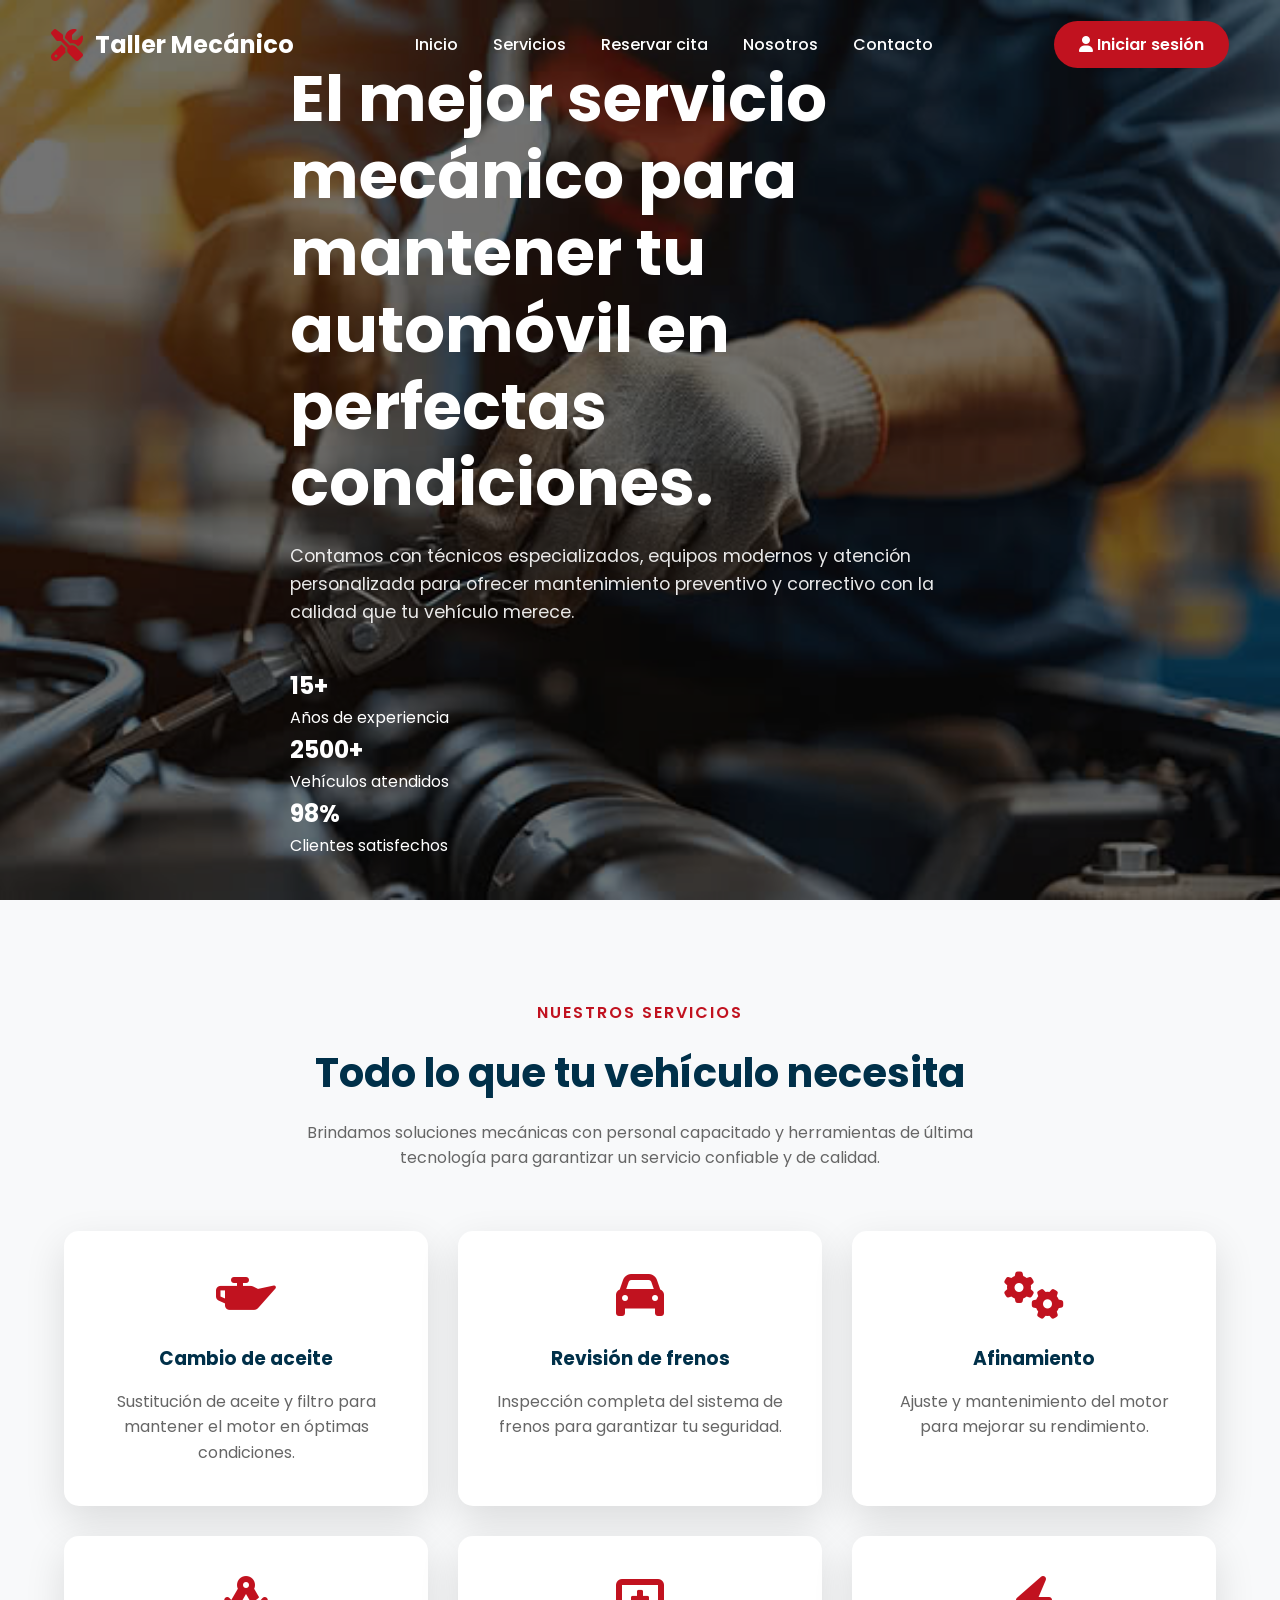
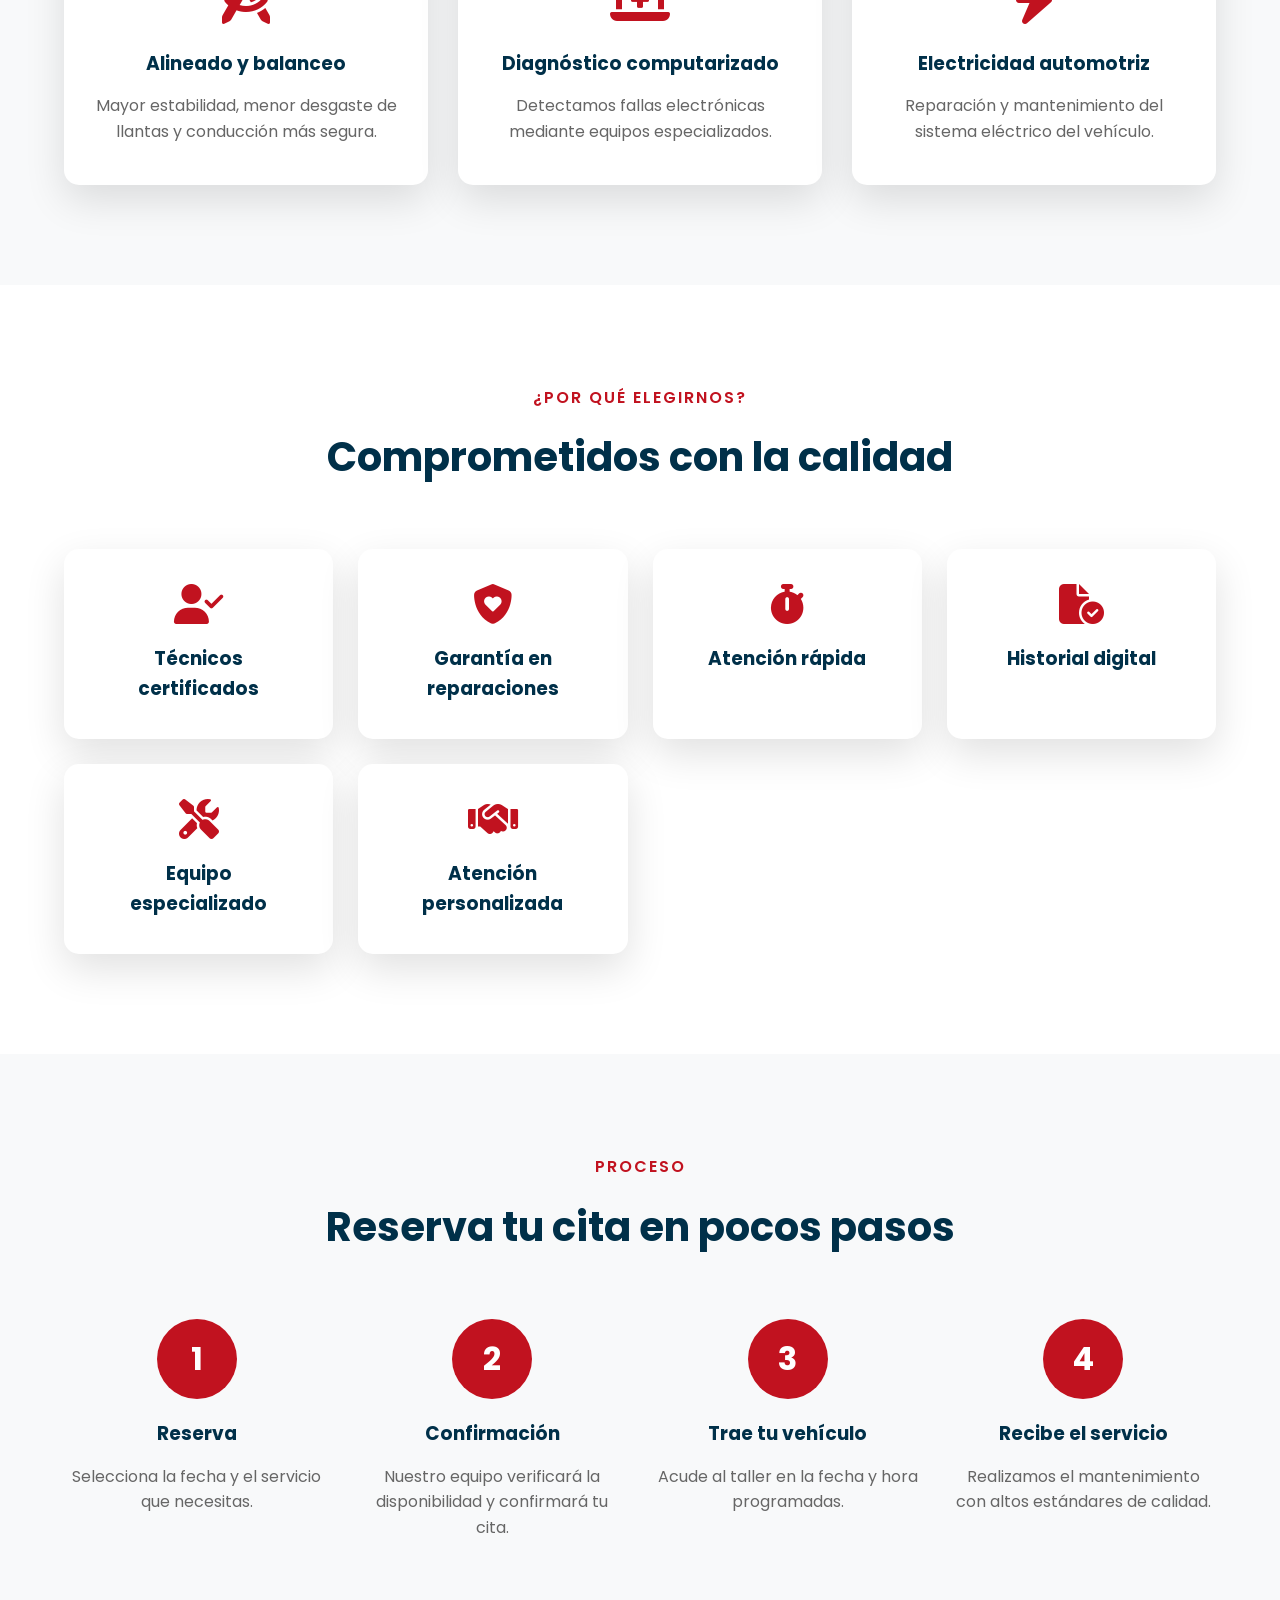
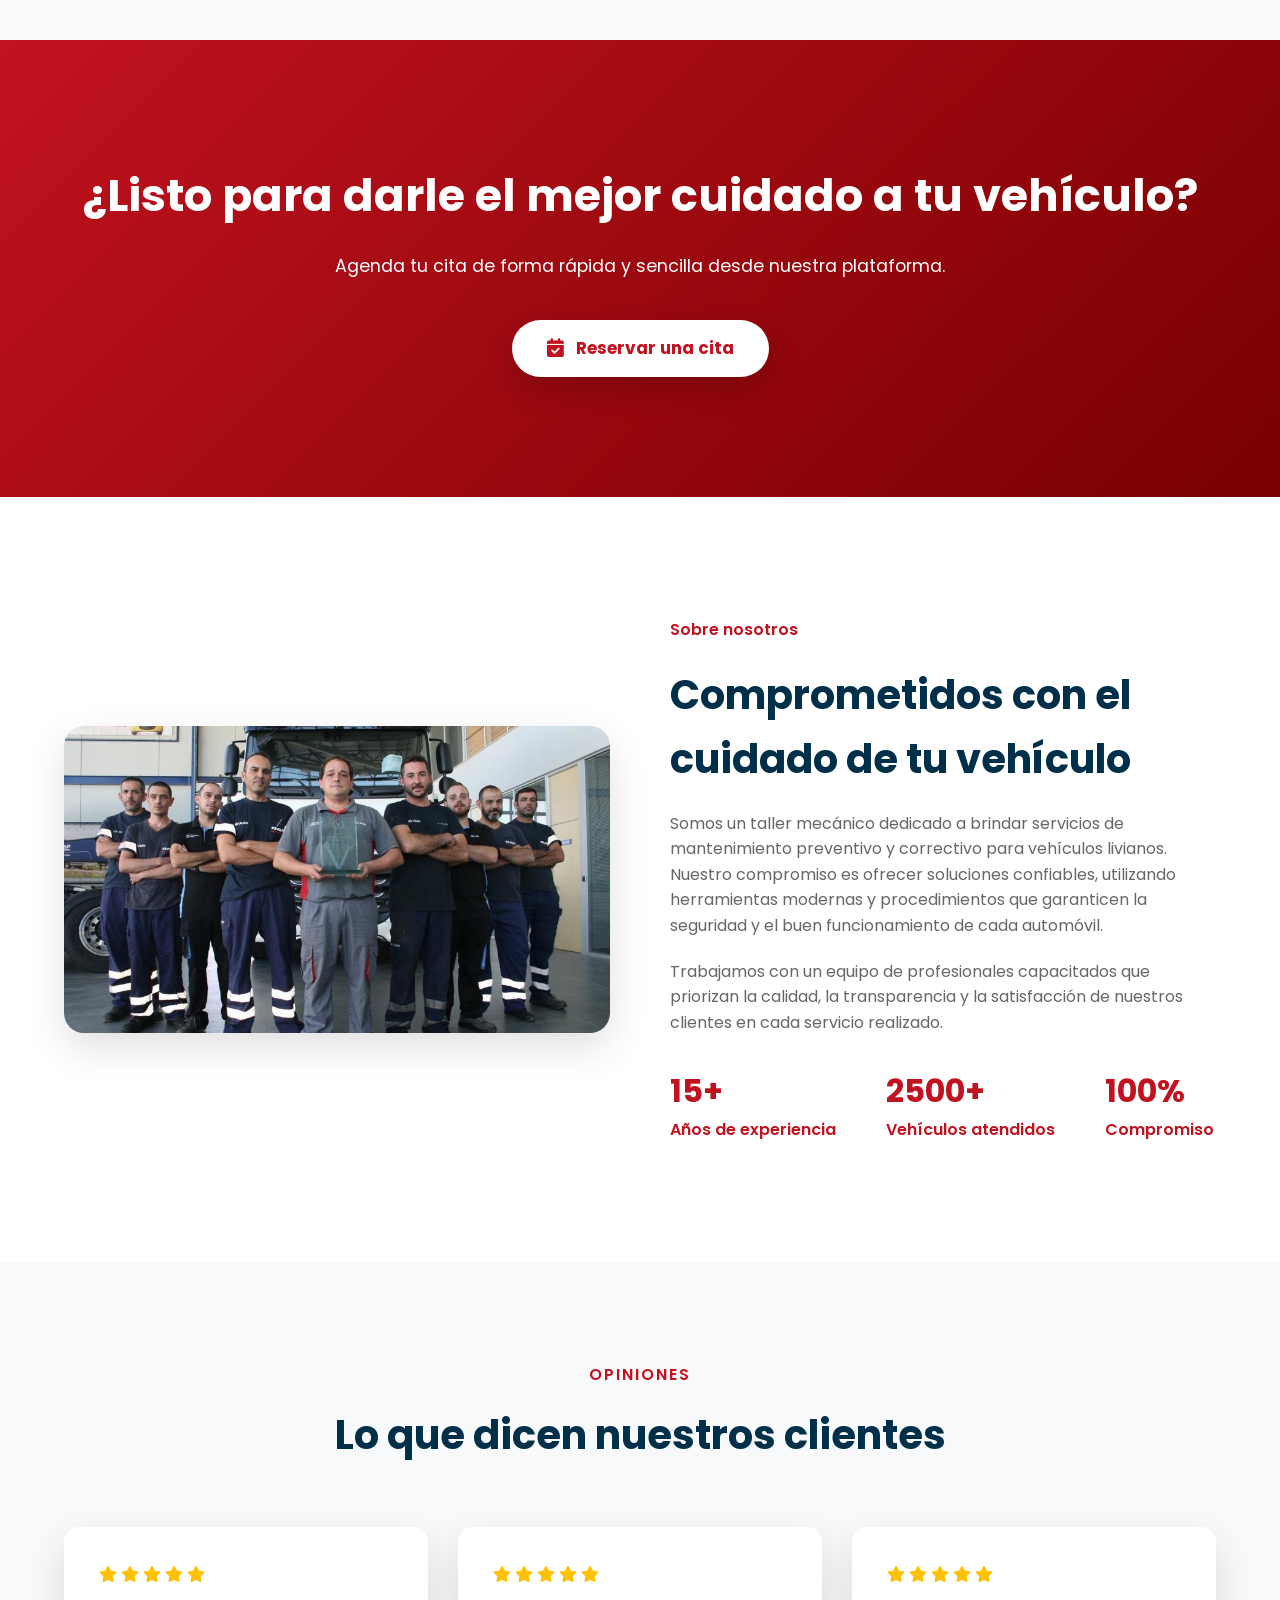
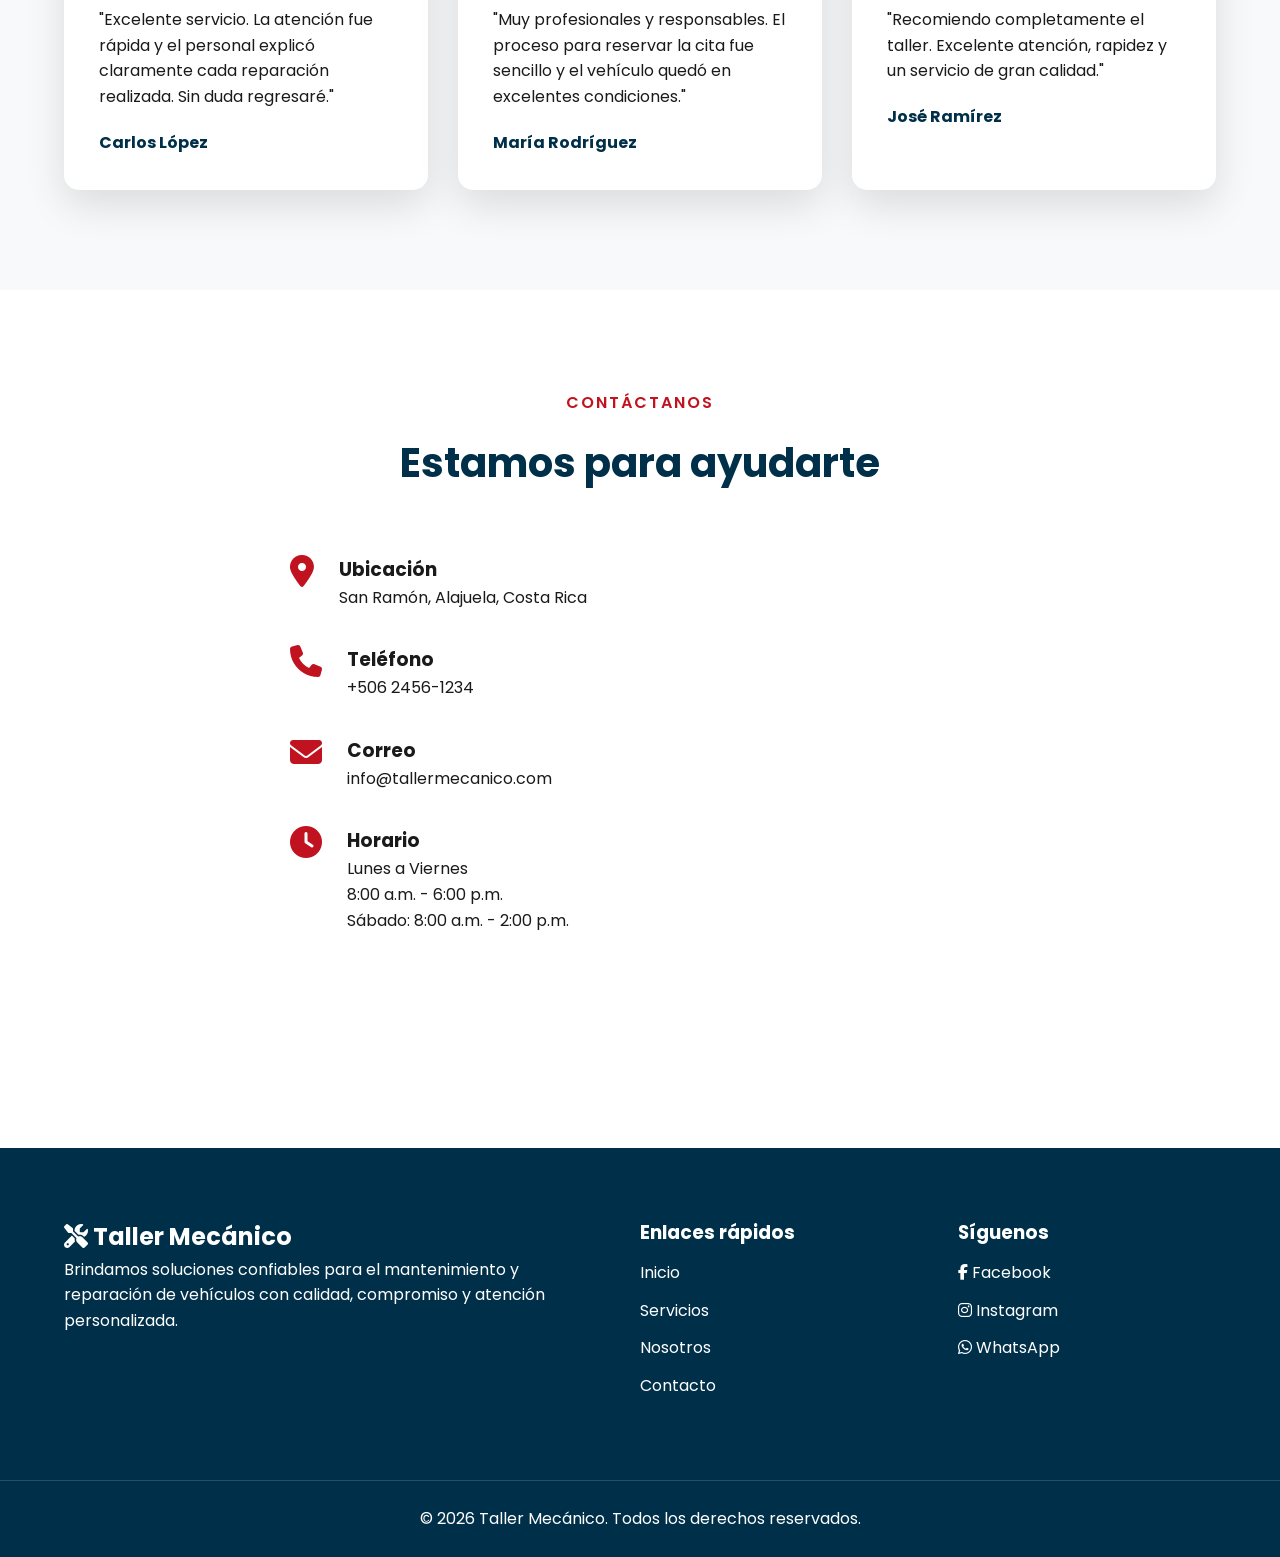
<file: index.html>
<!DOCTYPE html>
<html lang="es">

<head>
    <meta charset="UTF-8">
    <meta name="viewport" content="width=device-width, initial-scale=1.0">

    <title>Taller Mecánico | Inicio</title>

    <!-- CSS -->
    <link rel="stylesheet" href="CSS/index.css">

    <!-- Font Awesome -->
    <link rel="stylesheet"
        href="https://cdnjs.cloudflare.com/ajax/libs/font-awesome/6.7.2/css/all.min.css">

    <!-- Google Fonts -->
    <link rel="preconnect" href="https://fonts.googleapis.com">
    <link rel="preconnect" href="https://fonts.gstatic.com" crossorigin>

    <link href="https://fonts.googleapis.com/css2?family=Poppins:wght@300;400;500;600;700;800&display=swap"
        rel="stylesheet">
</head>

<body>

    <!-- ========================= -->
    <!-- HEADER -->
    <!-- ========================= -->

    <header class="header">

        <nav class="navbar">

            <a href="index.html" class="logo">

                <i class="fa-solid fa-screwdriver-wrench"></i>

                <span>Taller Mecánico</span>

            </a>

            <ul class="nav-links">

                <li><a href="#inicio">Inicio</a></li>

                <li><a href="#servicios">Servicios</a></li>

                <li><a href="#reservar">Reservar cita</a></li>

                <li><a href="#nosotros">Nosotros</a></li>

                <li><a href="#contacto">Contacto</a></li>

            </ul>

            <!-- Usuario NO autenticado -->

            <div class="login-container">

                <a href="login.html" class="btn-login">

                    <i class="fa-solid fa-user"></i>

                    Iniciar sesión

                </a>

            </div>

            <!-- Usuario autenticado (oculto por JS) -->

            <div class="perfil-container oculto">

                <button class="perfil-btn">

                    <i class="fa-solid fa-circle-user"></i>

                    <span id="nombre-usuario">Usuario</span>

                    <i class="fa-solid fa-chevron-down"></i>

                </button>

                <div class="dropdown">
                    <a href="perfil.html">
                        <i class="fa-solid fa-user"></i>
                        Mi perfil
                    </a>

                    <a href="mis-vehiculos.html">
                        <i class="fa-solid fa-car"></i>
                        Mis vehículos
                    </a>

                    <a href="historial.html">
                        <i class="fa-solid fa-clock-rotate-left"></i>
                        Historial de citas
                    </a>

                    <a href="#" id="cerrarSesion">
                        <i class="fa-solid fa-right-from-bracket"></i>
                        Cerrar sesión
                    </a>
                </div>

            </div>

            <!-- Menú móvil -->

            <button class="menu-btn">

                <i class="fa-solid fa-bars"></i>

            </button>

        </nav>

    </header>

    <!-- ========================= -->
    <!-- HERO -->
    <!-- ========================= -->

    <section class="hero" id="inicio">

        <div class="overlay"></div>

        <div class="hero-contenido">

            <h1>

                El mejor servicio mecánico para mantener tu automóvil en perfectas condiciones.

            </h1>

            <p>

                Contamos con técnicos especializados, equipos modernos y atención personalizada
                para ofrecer mantenimiento preventivo y correctivo con la calidad que tu vehículo merece.

            </p>

            <div class="hero-info">

                <div>

                    <h2>15+</h2>

                    <span>Años de experiencia</span>

                </div>

                <div>

                    <h2>2500+</h2>

                    <span>Vehículos atendidos</span>

                </div>

                <div>

                    <h2>98%</h2>

                    <span>Clientes satisfechos</span>

                </div>

            </div>

        </div>

    </section>

    <!-- ======================================== -->
    <!-- SERVICIOS -->
    <!-- ======================================== -->

    <section class="servicios" id="servicios">

        <div class="titulo-seccion">

            <span>Nuestros servicios</span>

            <h2>Todo lo que tu vehículo necesita</h2>

            <p>
                Brindamos soluciones mecánicas con personal capacitado y herramientas de última tecnología para garantizar un servicio confiable y de calidad.
            </p>

        </div>

        <div class="contenedor-servicios">

            <article class="card-servicio">

                <i class="fa-solid fa-oil-can"></i>

                <h3>Cambio de aceite</h3>

                <p>
                    Sustitución de aceite y filtro para mantener el motor en óptimas condiciones.
                </p>

            </article>

            <article class="card-servicio">

                <i class="fa-solid fa-car"></i>

                <h3>Revisión de frenos</h3>

                <p>
                    Inspección completa del sistema de frenos para garantizar tu seguridad.
                </p>

            </article>

            <article class="card-servicio">

                <i class="fa-solid fa-gears"></i>

                <h3>Afinamiento</h3>

                <p>
                    Ajuste y mantenimiento del motor para mejorar su rendimiento.
                </p>

            </article>

            <article class="card-servicio">

                <i class="fa-solid fa-compass-drafting"></i>

                <h3>Alineado y balanceo</h3>

                <p>
                    Mayor estabilidad, menor desgaste de llantas y conducción más segura.
                </p>

            </article>

            <article class="card-servicio">

                <i class="fa-solid fa-laptop-medical"></i>

                <h3>Diagnóstico computarizado</h3>

                <p>
                    Detectamos fallas electrónicas mediante equipos especializados.
                </p>

            </article>

            <article class="card-servicio">

                <i class="fa-solid fa-bolt"></i>

                <h3>Electricidad automotriz</h3>

                <p>
                    Reparación y mantenimiento del sistema eléctrico del vehículo.
                </p>

            </article>

        </div>
        
    </section>

    <!-- ======================================== -->
    <!-- POR QUÉ ELEGIRNOS -->
    <!-- ======================================== -->

    <section class="beneficios">

        <div class="titulo-seccion">

            <span>¿Por qué elegirnos?</span>

            <h2>Comprometidos con la calidad</h2>

        </div>

        <div class="contenedor-beneficios">

            <div class="beneficio">

                <i class="fa-solid fa-user-check"></i>

                <h3>Técnicos certificados</h3>

            </div>

            <div class="beneficio">

                <i class="fa-solid fa-shield-heart"></i>

                <h3>Garantía en reparaciones</h3>

            </div>

            <div class="beneficio">

                <i class="fa-solid fa-stopwatch"></i>

                <h3>Atención rápida</h3>

            </div>

            <div class="beneficio">

                <i class="fa-solid fa-file-circle-check"></i>

                <h3>Historial digital</h3>

            </div>

            <div class="beneficio">

                <i class="fa-solid fa-screwdriver-wrench"></i>

                <h3>Equipo especializado</h3>

            </div>

            <div class="beneficio">

                <i class="fa-solid fa-handshake"></i>

                <h3>Atención personalizada</h3>

            </div>

        </div>

    </section>

    <!-- ======================================== -->
    <!-- CÓMO FUNCIONA -->
    <!-- ======================================== -->

    <section class="proceso">

        <div class="titulo-seccion">

            <span>Proceso</span>

            <h2>Reserva tu cita en pocos pasos</h2>

        </div>

        <div class="linea-tiempo">

            <div class="paso">

                <div class="numero">1</div>

                <h3>Reserva</h3>

                <p>
                    Selecciona la fecha y el servicio que necesitas.
                </p>

            </div>

            <div class="paso">

                <div class="numero">2</div>

                <h3>Confirmación</h3>

                <p>
                    Nuestro equipo verificará la disponibilidad y confirmará tu cita.
                </p>

            </div>

            <div class="paso">

                <div class="numero">3</div>

                <h3>Trae tu vehículo</h3>

                <p>
                    Acude al taller en la fecha y hora programadas.
                </p>

            </div>

            <div class="paso">

                <div class="numero">4</div>

                <h3>Recibe el servicio</h3>

                <p>
                    Realizamos el mantenimiento con altos estándares de calidad.
                </p>

            </div>

        </div>

    </section>

    <!-- ======================================== -->
    <!-- RESERVAR -->
    <!-- ======================================== -->

    <section class="cta" id="reservar">

        <div class="cta-contenido">

            <h2>¿Listo para darle el mejor cuidado a tu vehículo?</h2>

            <p>
                Agenda tu cita de forma rápida y sencilla desde nuestra plataforma.
            </p>

            <a href="reservar-cita.html" class="btn-principal">

                <i class="fa-solid fa-calendar-check"></i>

                Reservar una cita

            </a>

        </div>

    </section>

    <!-- ======================================== -->
    <!-- NOSOTROS -->
    <!-- ======================================== -->

    <section class="nosotros" id="nosotros">

        <div class="nosotros-imagen">

            <img src="IMG/taller.jpg" alt="Instalaciones del taller mecánico">

        </div>

        <div class="nosotros-contenido">

            <span>Sobre nosotros</span>

            <h2>Comprometidos con el cuidado de tu vehículo</h2>

            <p>
                Somos un taller mecánico dedicado a brindar servicios de mantenimiento
                preventivo y correctivo para vehículos livianos. Nuestro compromiso es
                ofrecer soluciones confiables, utilizando herramientas modernas y
                procedimientos que garanticen la seguridad y el buen funcionamiento
                de cada automóvil.
            </p>

            <p>
                Trabajamos con un equipo de profesionales capacitados que priorizan la
                calidad, la transparencia y la satisfacción de nuestros clientes en
                cada servicio realizado.
            </p>

            <div class="nosotros-info">

                <div>

                    <h3>15+</h3>

                    <span>Años de experiencia</span>

                </div>

                <div>

                    <h3>2500+</h3>

                    <span>Vehículos atendidos</span>

                </div>

                <div>

                    <h3>100%</h3>

                    <span>Compromiso</span>

                </div>

            </div>

        </div>

    </section>

    <!-- ======================================== -->
    <!-- TESTIMONIOS -->
    <!-- ======================================== -->

    <section class="testimonios">

        <div class="titulo-seccion">

            <span>Opiniones</span>

            <h2>Lo que dicen nuestros clientes</h2>

        </div>

        <div class="contenedor-testimonios">

            <article class="testimonio">

                <div class="estrellas">

                    <i class="fa-solid fa-star"></i>
                    <i class="fa-solid fa-star"></i>
                    <i class="fa-solid fa-star"></i>
                    <i class="fa-solid fa-star"></i>
                    <i class="fa-solid fa-star"></i>

                </div>

                <p>

                    "Excelente servicio. La atención fue rápida y el personal explicó
                    claramente cada reparación realizada. Sin duda regresaré."

                </p>

                <h4>Carlos López</h4>

            </article>

            <article class="testimonio">

                <div class="estrellas">

                    <i class="fa-solid fa-star"></i>
                    <i class="fa-solid fa-star"></i>
                    <i class="fa-solid fa-star"></i>
                    <i class="fa-solid fa-star"></i>
                    <i class="fa-solid fa-star"></i>

                </div>

                <p>

                    "Muy profesionales y responsables. El proceso para reservar la cita
                    fue sencillo y el vehículo quedó en excelentes condiciones."

                </p>

                <h4>María Rodríguez</h4>

            </article>

            <article class="testimonio">

                <div class="estrellas">

                    <i class="fa-solid fa-star"></i>
                    <i class="fa-solid fa-star"></i>
                    <i class="fa-solid fa-star"></i>
                    <i class="fa-solid fa-star"></i>
                    <i class="fa-solid fa-star"></i>

                </div>

                <p>

                    "Recomiendo completamente el taller. Excelente atención, rapidez y
                    un servicio de gran calidad."

                </p>

                <h4>José Ramírez</h4>

            </article>

        </div>

    </section>
    
    <!-- ======================================== -->
    <!-- CONTACTO -->
    <!-- ======================================== -->

    <section class="contacto" id="contacto">

        <div class="titulo-seccion">

            <span>Contáctanos</span>

            <h2>Estamos para ayudarte</h2>

        </div>

        <div class="contenedor-contacto">

            <div class="info-contacto">

                <div>

                    <i class="fa-solid fa-location-dot"></i>

                    <div>

                        <h3>Ubicación</h3>

                        <p>San Ramón, Alajuela, Costa Rica</p>

                    </div>

                </div>

                <div>

                    <i class="fa-solid fa-phone"></i>

                    <div>

                        <h3>Teléfono</h3>

                        <p>+506 2456-1234</p>

                    </div>

                </div>

                <div>

                    <i class="fa-solid fa-envelope"></i>

                    <div>

                        <h3>Correo</h3>

                        <p>info@tallermecanico.com</p>

                    </div>

                </div>

                <div>

                    <i class="fa-solid fa-clock"></i>

                    <div>

                        <h3>Horario</h3>

                        <p>Lunes a Viernes</p>

                        <p>8:00 a.m. - 6:00 p.m.</p>

                        <p>Sábado: 8:00 a.m. - 2:00 p.m.</p>

                    </div>

                </div>

            </div>

        </div>

    </section>

    <!-- ======================================== -->
    <!-- FOOTER -->
    <!-- ======================================== -->

    <footer class="footer">

        <div class="footer-contenido">

            <div class="footer-logo">

                <h2>

                    <i class="fa-solid fa-screwdriver-wrench"></i>

                    Taller Mecánico

                </h2>

                <p>

                    Brindamos soluciones confiables para el mantenimiento y reparación
                    de vehículos con calidad, compromiso y atención personalizada.

                </p>

            </div>

            <div class="footer-links">

                <h3>Enlaces rápidos</h3>

                <a href="#inicio">Inicio</a>
                <a href="#servicios">Servicios</a>
                <a href="#nosotros">Nosotros</a>
                <a href="#contacto">Contacto</a>

            </div>

            <div class="footer-redes">

                <h3>Síguenos</h3>

                <a href="#"><i class="fa-brands fa-facebook-f"></i> Facebook</a>

                <a href="#"><i class="fa-brands fa-instagram"></i> Instagram</a>

                <a href="#"><i class="fa-brands fa-whatsapp"></i> WhatsApp</a>

            </div>

        </div>

        <div class="footer-copy">

            <p>

                © 2026 Taller Mecánico. Todos los derechos reservados.

            </p>

        </div>

    </footer>


    <script src="JS/db.js"></script>
    <script src="JS/auth.js"></script>
    <script src="JS/index.js"></script>

</body>

</html>
</file>
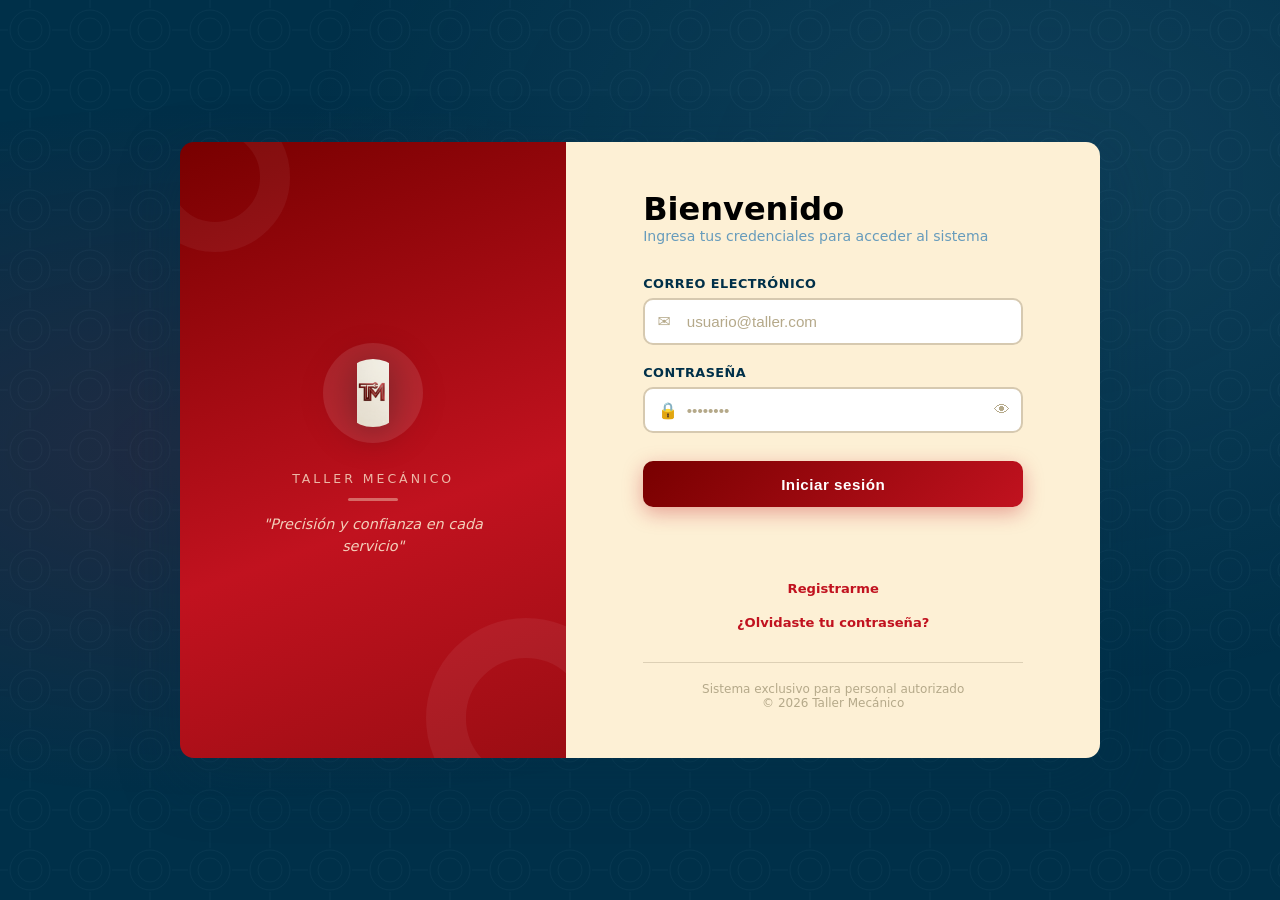
<file: historial.html>
<!DOCTYPE html>
<html lang="es">
<head>
    <meta charset="UTF-8">
    <meta name="viewport" content="width=device-width, initial-scale=1.0">
    <title>Historial de Citas — Taller Mecánico</title>
    <link rel="stylesheet" href="CSS/panel.css">
    <link rel="stylesheet" href="CSS/historial.css">
    <link rel="stylesheet" href="https://cdnjs.cloudflare.com/ajax/libs/font-awesome/6.5.1/css/all.min.css">
</head>
<body>

<header class="header">
    <nav class="navbar">
        <a href="index.html" class="logo">
            <i class="fa-solid fa-screwdriver-wrench"></i>
            <span>Taller Mecánico</span>
        </a>

        <ul class="nav-links">
            <li><a href="index.html#inicio">Inicio</a></li>
            <li><a href="index.html#servicios">Servicios</a></li>
            <li><a href="index.html#nosotros">Nosotros</a></li>
            <li><a href="index.html#reservar">Reservar cita</a></li>
            <li><a href="index.html#contacto">Contacto</a></li>
        </ul>

        <div class="login-container oculto">
            <a href="login.html" class="btn-login">
                <i class="fa-solid fa-user"></i>
                Iniciar sesión
            </a>
        </div>

        <div class="perfil-container">
            <button class="perfil-btn">
                <i class="fa-solid fa-circle-user"></i>
                <span id="nombre-usuario">Usuario</span>
                <i class="fa-solid fa-chevron-down"></i>
            </button>
            <div class="dropdown">
                <a href="perfil.html">
                    <i class="fa-solid fa-user"></i>
                    Mi perfil
                </a>
                <a href="mis-vehiculos.html">
                    <i class="fa-solid fa-car"></i>
                    Mis vehículos
                </a>
                <a href="historial.html">
                    <i class="fa-solid fa-clock-rotate-left"></i>
                    Historial de citas
                </a>
                <a href="#" id="cerrarSesion">
                    <i class="fa-solid fa-right-from-bracket"></i>
                    Cerrar sesión
                </a>
            </div>
        </div>

        <button class="menu-btn">
            <i class="fa-solid fa-bars"></i>
        </button>
    </nav>
</header>

<main class="contenido-panel">

  <div class="encabezado-seccion encabezado-flex">
    <div>
      <span class="eyebrow">Bitácora</span>
      <h1>Historial de Citas</h1>
      <p>Todas tus citas: pendientes, confirmadas, completadas o canceladas.</p>
    </div>

    <div class="filtros-historial">
      <div class="campo campo-filtro">
        <label for="filtro-vehiculo">Vehículo</label>
        <select id="filtro-vehiculo">
          <option value="todos">Todos los vehículos</option>
        </select>
      </div>

      <div class="campo campo-filtro">
        <label for="filtro-estado">Estado</label>
        <select id="filtro-estado">
          <option value="todos">Todos los estados</option>
          <option value="pendiente">Pendiente</option>
          <option value="confirmada">Confirmada</option>
          <option value="completada">Completada</option>
          <option value="cancelada">Cancelada</option>
        </select>
      </div>
    </div>
  </div>

  <div id="linea-historial" class="linea-historial"></div>

  <div id="estado-vacio" class="estado-vacio" hidden>
    <strong>Aún no tienes citas</strong>
    <span id="texto-vacio">Cuando reserves una cita, aparecerá aquí.</span>
  </div>

</main>

<script src="JS/db.js"></script>
<script src="JS/auth.js"></script>
<script src="JS/header-comun.js"></script>
<script src="JS/historial.js"></script>
</body>
</html>
</file>
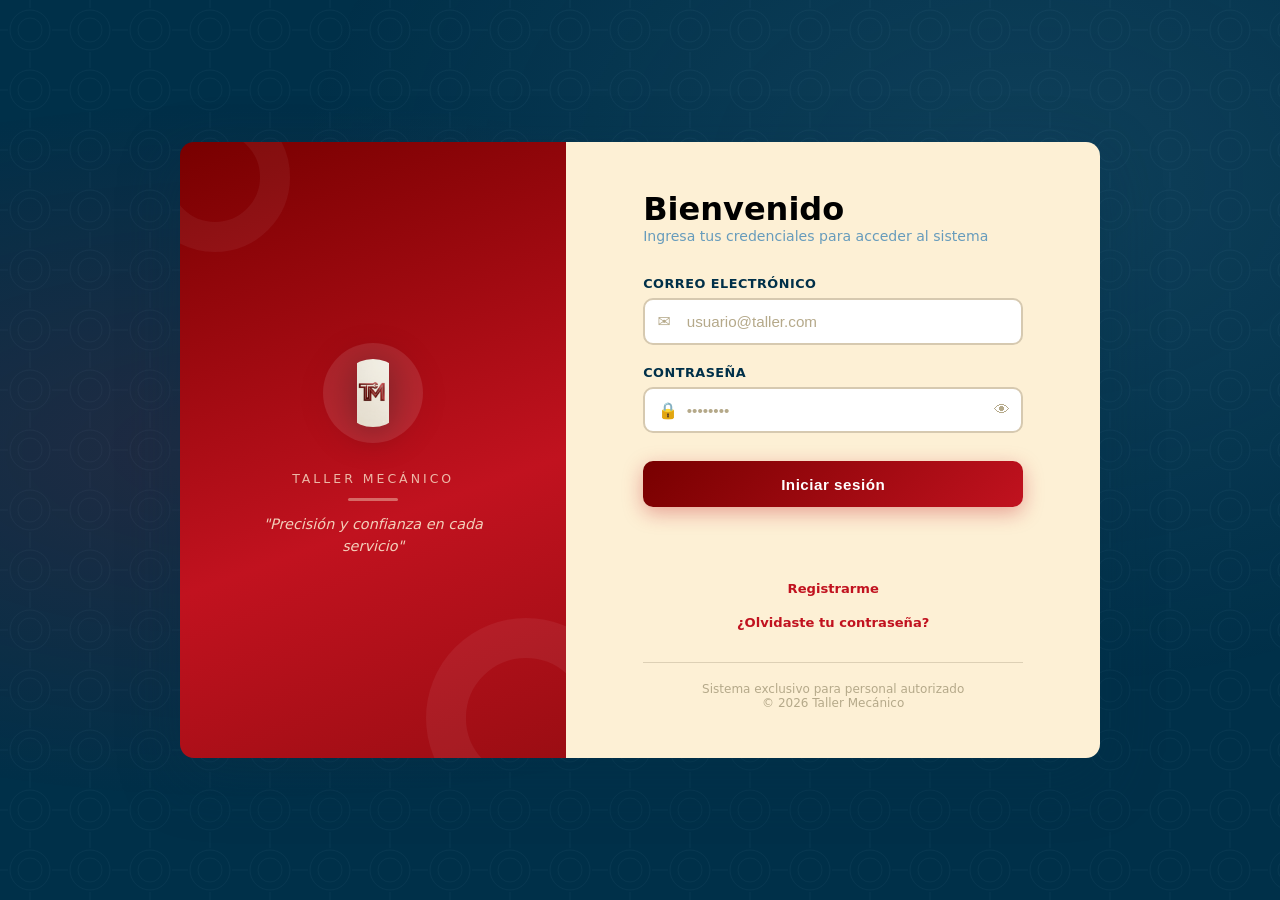
<file: login.html>
<!DOCTYPE html>
<html lang="es">
<head>
  <meta charset="UTF-8" />
  <meta name="viewport" content="width=device-width, initial-scale=1.0" />
  <meta name="description" content="Sistema de acceso — Taller Mecánico" />
  <title>Taller Mecánico — Iniciar sesión</title>
  <link rel="stylesheet" href="CSS/style.css" />
</head>
<body>

  <div class="contenedor-login">

    <!-- Panel izquierdo: identidad de marca -->
    <aside class="panel-marca">
      <div class="logo-contenedor">
        <img
          src="IMG/logo.png"
          alt="Logo Taller Mecánico"
          onerror="this.style.display='none'; document.querySelector('.logo-texto').style.display='block';"
        />
      </div>

      <div class="logo-texto" style="display:none;">TM</div>

      <div>
        <div class="logo-subtitulo">Taller Mecánico</div>
        <div class="divisor-marca" style="margin:0.8rem auto;"></div>
        <p class="eslogan">"Precisión y confianza en cada servicio"</p>
      </div>
    </aside>

    <!-- Formulario de acceso -->
    <main class="panel-formulario">
      <div class="tarjeta-login" role="main">

        <div class="encabezado-form">
          <h1>Bienvenido</h1>
          <p>Ingresa tus credenciales para acceder al sistema</p>
        </div>

        <!-- Formulario de login -->
        <form id="formulario-login" novalidate>

          <!-- Correo electrónico -->
          <div class="grupo-campo">
            <label for="correo">Correo electrónico</label>
            <div class="envoltorio-input">
              <span class="icono-campo" aria-hidden="true">✉</span>
              <input
                type="email"
                id="correo"
                name="correo"
                placeholder="usuario@taller.com"
                autocomplete="username"
                required
              />
            </div>
          </div>

          <!-- Contraseña -->
          <div class="grupo-campo">
            <label for="password">Contraseña</label>
            <div class="envoltorio-input">
              <span class="icono-campo" aria-hidden="true">🔒</span>
              <input
                type="password"
                id="password"
                name="password"
                placeholder="••••••••"
                autocomplete="current-password"
                required
              />
              <button
                type="button"
                id="toggle-password"
                aria-label="Mostrar u ocultar contraseña"
                title="Mostrar contraseña"
              >👁</button>
            </div>
          </div>

          <button type="submit" id="btn-login" class="btn-principal">
            Iniciar sesión
          </button>

          <div id="mensaje" class="mensaje" role="alert" aria-live="polite"></div>

          <p class="enlace-ayuda">
              <a href="registro.html">
                Registrarme
              </a>
          </p>

          <p class="enlace-ayuda">
            <a href="recuperar.html">
              ¿Olvidaste tu contraseña?
            </a>
          </p>

        </form>

        <div class="pie-login">
          Sistema exclusivo para personal autorizado<br>
          &copy; <span id="anio"></span> Taller Mecánico
        </div>

      </div>
    </main>

  </div>

  <script src="JS/db.js"></script>
  <script src="JS/login.js"></script>
  <script src="JS/auth.js"></script>
  <script>
    document.getElementById("anio").textContent = new Date().getFullYear();
  </script>

</body>
</html>
</file>
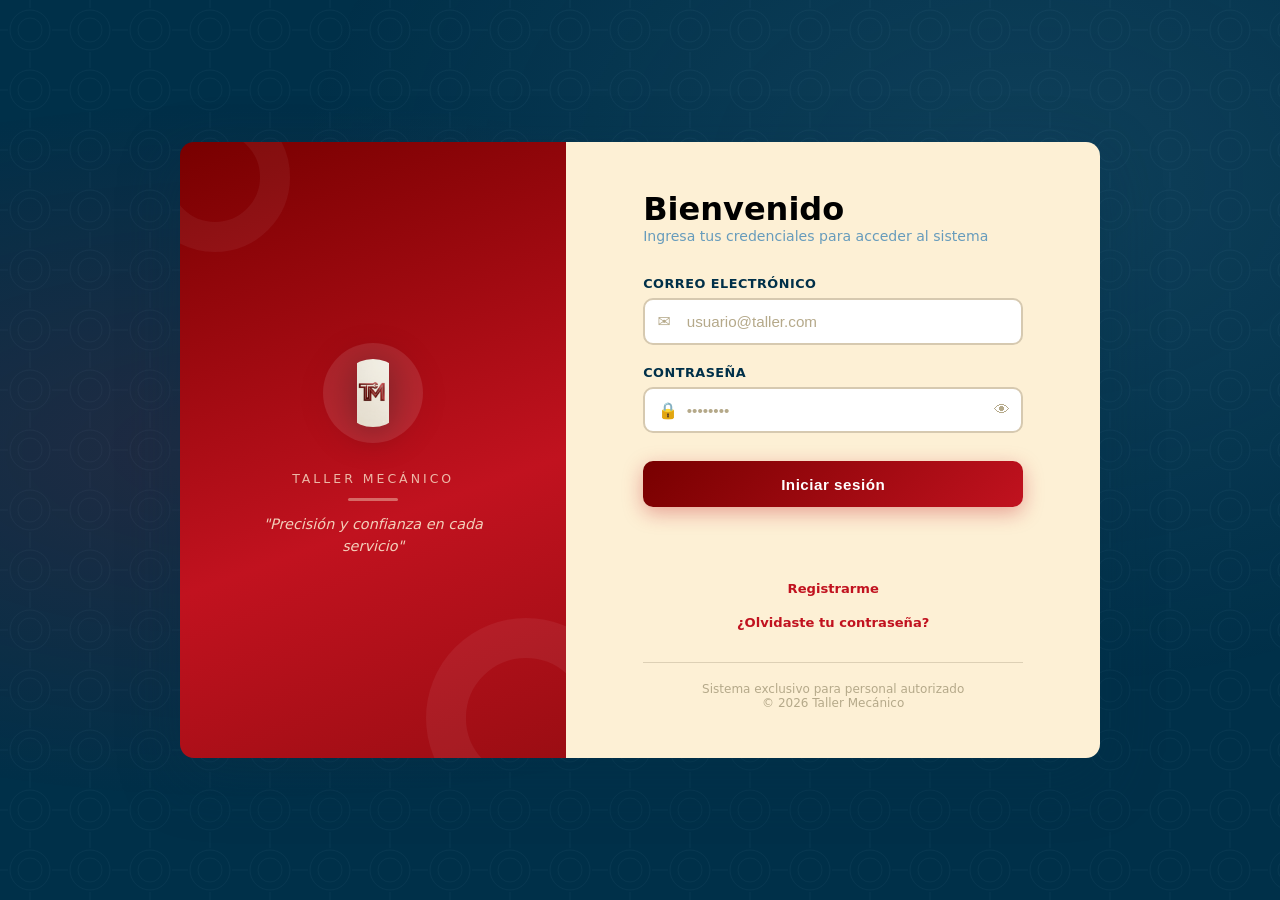
<file: mis-vehiculos.html>
<!DOCTYPE html>
<html lang="es">
    <head>
        <meta charset="UTF-8">
        <meta name="viewport" content="width=device-width, initial-scale=1.0">
        <title>Mis Vehículos — Taller Mecánico</title>
        <link rel="stylesheet" href="CSS/panel.css">
        <link rel="stylesheet" href="CSS/mis-vehiculos.css">
        <link rel="stylesheet" href="https://cdnjs.cloudflare.com/ajax/libs/font-awesome/6.5.1/css/all.min.css">
    </head>
<body>

<header class="header">
    <nav class="navbar">
        <a href="index.html" class="logo">
            <i class="fa-solid fa-screwdriver-wrench"></i>
            <span>Taller Mecánico</span>
        </a>

        <ul class="nav-links">
            <li><a href="index.html#inicio">Inicio</a></li>
            <li><a href="index.html#servicios">Servicios</a></li>
            <li><a href="index.html#nosotros">Nosotros</a></li>
            <li><a href="index.html#reservar">Reservar cita</a></li>
            <li><a href="index.html#contacto">Contacto</a></li>
        </ul>

        <div class="login-container oculto">
            <a href="login.html" class="btn-login">
                <i class="fa-solid fa-user"></i>
                Iniciar sesión
            </a>
        </div>

        <div class="perfil-container">
            <button class="perfil-btn">
                <i class="fa-solid fa-circle-user"></i>
                <span id="nombre-usuario">Usuario</span>
                <i class="fa-solid fa-chevron-down"></i>
            </button>
            <div class="dropdown">
                <a href="perfil.html">
                    <i class="fa-solid fa-user"></i>
                    Mi perfil
                </a>
                <a href="mis-vehiculos.html">
                    <i class="fa-solid fa-car"></i>
                    Mis vehículos
                </a>
                <a href="historial.html">
                    <i class="fa-solid fa-clock-rotate-left"></i>
                    Historial de citas
                </a>
                <a href="#" id="cerrarSesion">
                    <i class="fa-solid fa-right-from-bracket"></i>
                    Cerrar sesión
                </a>
            </div>
        </div>

        <button class="menu-btn">
            <i class="fa-solid fa-bars"></i>
        </button>
    </nav>
</header>

<main class="contenido-panel">

  <div class="encabezado-seccion encabezado-flex">
    <div>
      <span class="eyebrow">Garaje</span>
      <h1>Mis Vehículos</h1>
      <p>Administra los vehículos asociados a tu cuenta.</p>
    </div>
    <button class="btn btn-primario" id="btn-nuevo-vehiculo">
      <i class="fa-solid fa-plus"></i> Agregar vehículo
    </button>
  </div>

  <div id="lista-vehiculos" class="grid-vehiculos"></div>

  <div id="estado-vacio" class="estado-vacio" hidden>
    <strong>Todavía no tienes vehículos registrados</strong>
    Agrega tu primer vehículo para poder reservar citas de servicio.
  </div>

</main>

<!-- ── Modal formulario ─────────────────────────────────────────── -->
<div class="fondo-modal" id="fondo-modal" hidden>
  <div class="modal ficha">
    <div class="modal-cabecera">
      <h2 id="modal-titulo">Agregar vehículo</h2>
      <button class="btn-icono btn-fantasma" id="btn-cerrar-modal" type="button">
        <i class="fa-solid fa-xmark"></i>
      </button>
    </div>

    <form id="formulario-vehiculo">
      <input type="hidden" id="vehiculo-id">

      <div class="fila-campos">
        <div class="campo">
          <label for="v-marca">Marca</label>
          <input type="text" id="v-marca" placeholder="Toyota" required>
        </div>
        <div class="campo">
          <label for="v-modelo">Modelo</label>
          <input type="text" id="v-modelo" placeholder="Corolla" required>
        </div>
      </div>

      <div class="fila-campos">
        <div class="campo">
          <label for="v-anio">Año</label>
          <input type="number" id="v-anio" placeholder="2020" min="1970" max="2027" required>
        </div>
        <div class="campo">
          <label for="v-placa">Placa</label>
          <input type="text" id="v-placa" placeholder="ABC-123" required>
        </div>
      </div>

      <div class="fila-campos">
        <div class="campo">
          <label for="v-color">Color</label>
          <input type="text" id="v-color" placeholder="Blanco" required>
        </div>
        <div class="campo">
          <label for="v-kilometraje">Kilometraje</label>
          <input type="number" id="v-kilometraje" placeholder="45000" min="0" required>
        </div>
      </div>

      <p class="mensaje-form" id="mensaje-form"></p>

      <div class="acciones-modal">
        <button type="button" class="btn btn-fantasma" id="btn-cancelar-form">Cancelar</button>
        <button type="submit" class="btn btn-primario" id="btn-guardar-vehiculo">Guardar vehículo</button>
      </div>
    </form>
  </div>
</div>

<div class="fondo-modal" id="fondo-confirmar" hidden>
    <div class="modal modal-confirmar ficha">

        <h2>
            <i class="fa-solid fa-triangle-exclamation"></i>
            Eliminar vehículo
        </h2>

        <p>
            Esta acción no se puede deshacer.
            ¿Deseas eliminar
            <strong id="nombre-a-eliminar"></strong>?
        </p>

        <div class="acciones-modal">
            <button
                type="button"
                class="btn btn-fantasma"
                id="btn-cancelar-eliminar">
                Cancelar
            </button>

            <button
                type="button"
                class="btn btn-peligro"
                id="btn-confirmar-eliminar">
                Sí, eliminar
            </button>
        </div>

    </div>
</div>


<div class="mensaje-flotante" id="mensaje"></div>

<script src="JS/db.js"></script>
<script src="JS/auth.js"></script>
<script src="JS/header-comun.js"></script>
<script src="JS/mis-vehiculos.js"></script>
</body>
</html>
</file>
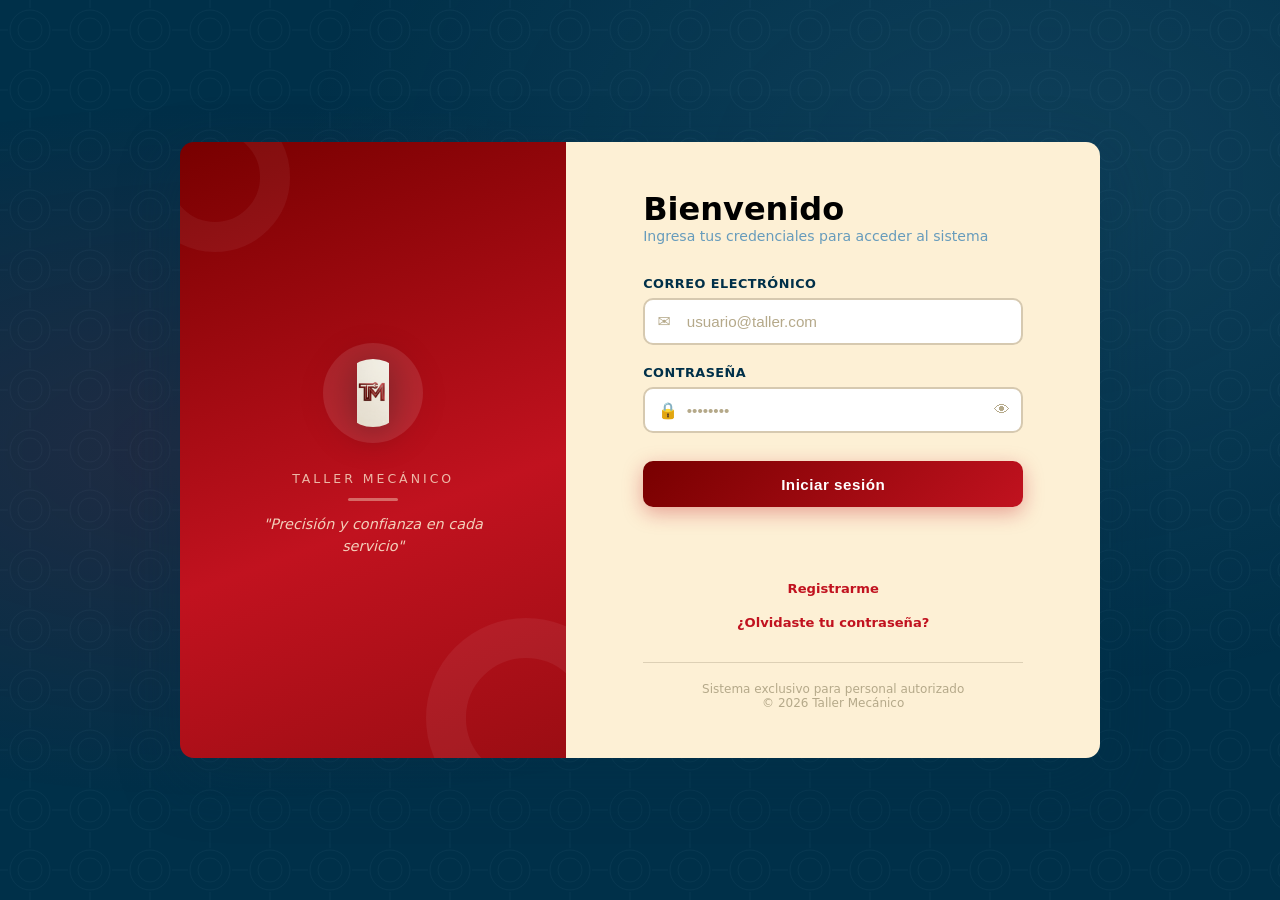
<file: perfil.html>
<!DOCTYPE html>
<html lang="es">
<head>
    <meta charset="UTF-8">
    <meta name="viewport" content="width=device-width, initial-scale=1.0">
    <title>Mi Perfil — Taller Mecánico</title>
    <link rel="stylesheet" href="CSS/panel.css">
    <link rel="stylesheet" href="CSS/perfil.css">
    <link rel="stylesheet" href="https://cdnjs.cloudflare.com/ajax/libs/font-awesome/6.5.1/css/all.min.css">
</head>

<body>
<header class="header">
        <nav class="navbar">
            <a href="index.html" class="logo">
                <i class="fa-solid fa-screwdriver-wrench"></i>
                <span>Taller Mecánico</span>
            </a>

            <ul class="nav-links">
                <li><a href="index.html#inicio">Inicio</a></li>
                <li><a href="index.html#servicios">Servicios</a></li>
                <li><a href="index.html#nosotros">Nosotros</a></li>
                <li><a href="index.html#reservar">Reservar cita</a></li>
                <li><a href="index.html#contacto">Contacto</a></li>
            </ul>

            <div class="login-container oculto">
                <a href="login.html" class="btn-login">
                    <i class="fa-solid fa-user"></i>
                    Iniciar sesión
                </a>
            </div>

            <div class="perfil-container">
                <button class="perfil-btn">
                    <i class="fa-solid fa-circle-user"></i>
                    <span id="nombre-usuario">Usuario</span>
                    <i class="fa-solid fa-chevron-down"></i>
                </button>
                <div class="dropdown">
                    <a href="perfil.html">
                        <i class="fa-solid fa-user"></i>
                        Mi perfil
                    </a>
                    <a href="mis-vehiculos.html">
                        <i class="fa-solid fa-car"></i>
                        Mis vehículos
                    </a>
                    <a href="historial.html">
                        <i class="fa-solid fa-clock-rotate-left"></i>
                        Historial de citas
                    </a>
                    <a href="#" id="cerrarSesion">
                        <i class="fa-solid fa-right-from-bracket"></i>
                        Cerrar sesión
                    </a>
                </div>
            </div>

            <button class="menu-btn">
                <i class="fa-solid fa-bars"></i>
            </button>
        </nav>
    </header>

    <main class="contenido-panel">

    <div class="encabezado-seccion">
        <span class="eyebrow">Cuenta</span>
        <h1>Mi Perfil</h1>
        <p>Información de tu cuenta y accesos rápidos.</p>
    </div>

    <section class="ficha ficha-perfil">
        <div class="perfil-cabecera">
        <div class="avatar" id="avatar-iniciales">--</div>
        <div>
            <h2 id="perfil-nombre">—</h2>
            <span class="rol-badge" id="perfil-rol">—</span>
        </div>
        </div>

        <div class="perfil-datos">
        <div class="dato">
            <span class="dato-label">Correo</span>
            <span class="dato-valor" id="perfil-correo">—</span>
        </div>
        <div class="dato">
            <span class="dato-label">Cliente desde</span>
            <span class="dato-valor" id="perfil-fecha">—</span>
        </div>
        </div>
    </section>

    <div class="encabezado-seccion" style="margin-top:44px;">
        <span class="eyebrow">Accesos rápidos</span>
        <h1 style="font-size:1.3rem;">¿Qué necesitas hacer?</h1>
    </div>

    <div class="grid-accesos">
        <a href="mis-vehiculos.html" class="acceso-card">
        <i class="fa-solid fa-car-side"></i>
        <h3>Mis vehículos</h3>
        <p>Registra, edita o elimina los vehículos de tu cuenta.</p>
        </a>
        <a href="reservar-cita.html" class="acceso-card">
        <i class="fa-solid fa-calendar-check"></i>
        <h3>Reservar cita</h3>
        <p>Agenda un nuevo servicio para tu vehículo.</p>
        </a>
        <a href="historial.html" class="acceso-card">
        <i class="fa-solid fa-clock-rotate-left"></i>
        <h3>Historial</h3>
        <p>Revisa los trabajos realizados anteriormente.</p>
        </a>
    </div>

    </main>

    <script src="JS/db.js"></script>
    <script src="JS/auth.js"></script>
    <script src="JS/header-comun.js"></script>
    <script src="JS/perfil.js"></script>
</body>
</html>
</file>
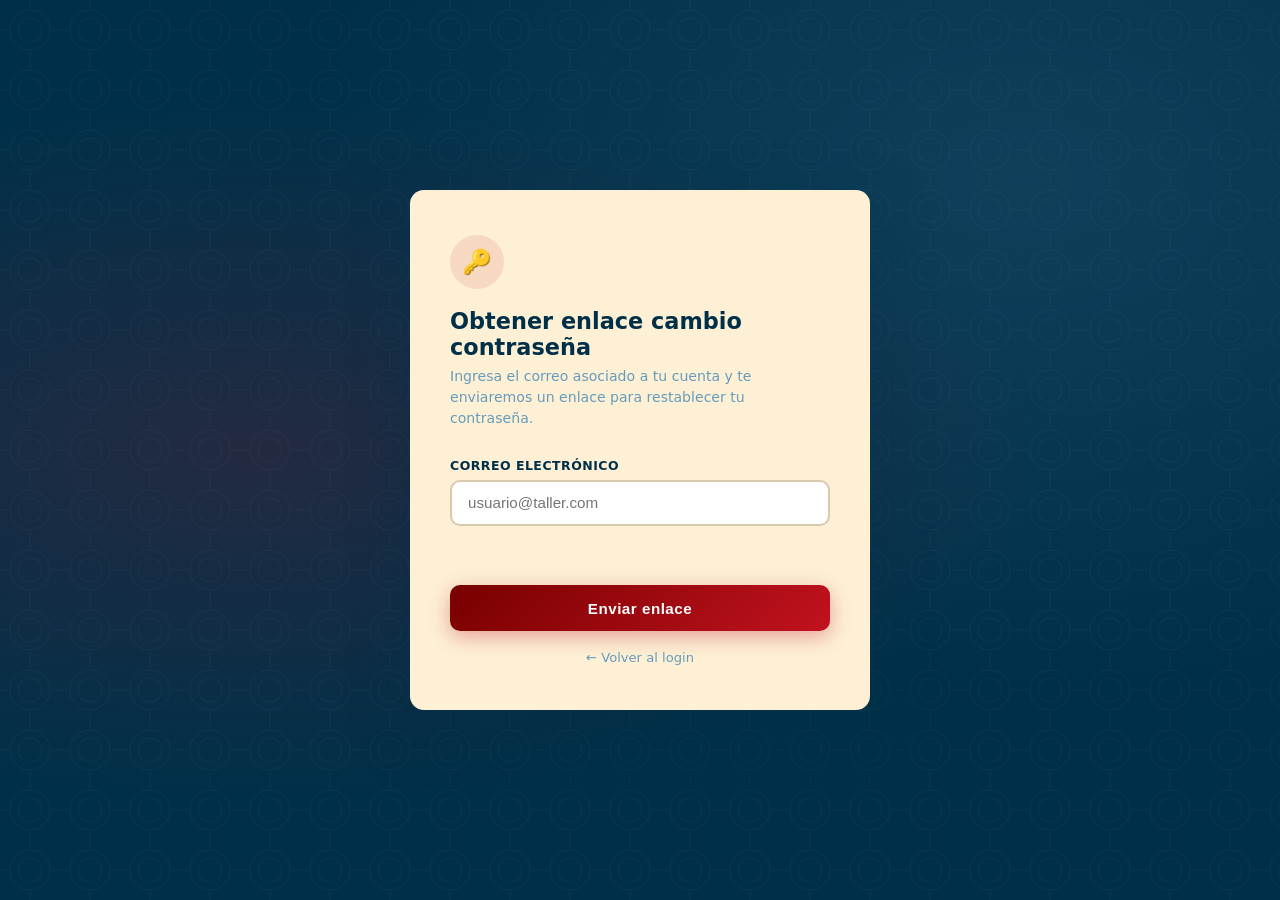
<file: recuperar.html>
<!DOCTYPE html>
<html lang="es">
<head>
  <meta charset="UTF-8"/>
  <meta name="viewport" content="width=device-width, initial-scale=1.0"/>
  <title>Taller Mecánico — Recuperar contraseña</title>
  <link rel="stylesheet" href="CSS/style.css"/>
  <style>
    .card-simple {
      background: var(--crema);
      border-radius: var(--radio);
      box-shadow: var(--sombra);
      width: min(460px, 92vw);
      padding: 2.8rem 2.5rem;
      position: relative;
      z-index: 1;
      opacity: 0;
      transform: translateY(18px);
      transition: opacity .45s ease, transform .45s ease;
    }
    .card-simple.visible { opacity:1; transform:translateY(0); }

    .card-icon {
      width: 54px; height: 54px;
      border-radius: 50%;
      background: rgba(193,18,31,0.1);
      display: flex; align-items:center; justify-content:center;
      font-size: 1.5rem;
      margin-bottom: 1.2rem;
    }
    .card-simple h1 { font-size:1.4rem; font-weight:800; color:var(--azul-marino); margin-bottom:.4rem; }
    .card-simple .subtitulo { font-size:.88rem; color:var(--azul-medio); margin-bottom:1.8rem; line-height:1.5; }

    .grupo-campo { margin-bottom:1.2rem; }
    .grupo-campo label { display:block; font-size:.78rem; font-weight:600; color:var(--azul-marino); text-transform:uppercase; letter-spacing:.5px; margin-bottom:.4rem; }
    .grupo-campo input { width:100%; padding:.8rem 1rem; border:2px solid #d6c9b0; border-radius:10px; font-size:.95rem; color:#1a1a2e; background:#fff; outline:none; transition:border-color .25s, box-shadow .25s; }
    .grupo-campo input:focus { border-color:var(--azul-medio); box-shadow:0 0 0 3px rgba(102,155,188,.2); }

    .btn-principal { width:100%; padding:.9rem; background:linear-gradient(135deg,var(--rojo-oscuro),var(--rojo-vivo)); color:#fff; font-size:.95rem; font-weight:700; border:none; border-radius:10px; cursor:pointer; box-shadow:0 6px 20px rgba(193,18,31,.35); transition:transform .25s, box-shadow .25s; margin-top:.3rem; }
    .btn-principal:hover { transform:translateY(-2px); box-shadow:0 10px 28px rgba(193,18,31,.45); }
    .btn-principal:disabled { opacity:.65; cursor:not-allowed; }

    .btn-secundario { width:100%; padding:.85rem; background:transparent; color:var(--azul-marino); font-size:.9rem; font-weight:600; border:2px solid var(--azul-marino); border-radius:10px; cursor:pointer; transition:background .2s, color .2s; margin-top:.8rem; }
    .btn-secundario:hover { background:var(--azul-marino); color:#fff; }

    .enlace-volver { display:block; text-align:center; margin-top:1.2rem; font-size:.82rem; color:var(--azul-medio); text-decoration:none; }
    .enlace-volver:hover { color:var(--rojo-vivo); }

    .mensaje { margin-top:1rem; padding:.7rem 1rem; border-radius:8px; font-size:.85rem; font-weight:500; min-height:2.2rem; text-align:center; }
    .mensaje.error  { background:rgba(193,18,31,.1); color:var(--rojo-vivo); border:1px solid rgba(193,18,31,.25); }
    .mensaje.exito  { background:rgba(0,48,73,.1); color:var(--azul-marino); border:1px solid rgba(0,48,73,.25); }

    /* Pantalla de confirmación */
    .confirmacion { display:none; text-align:center; }
    .confirmacion.visible { display:block; }
    .formulario-recuperar.oculto { display:none; }

    .confirm-icon { font-size:2.5rem; margin-bottom:1rem; }
    .confirmacion h2 { font-size:1.2rem; font-weight:700; color:var(--azul-marino); margin-bottom:.5rem; }
    .confirmacion p  { font-size:.88rem; color:var(--azul-medio); line-height:1.6; margin-bottom:1.5rem; }
  </style>
</head>
<body>

  <div class="card-simple" id="card">

    <!-- Formulario de recuperación -->
    <div class="formulario-recuperar" id="formulario-recuperar">
      <div class="card-icon">🔑</div>
      <h1>Obtener enlace cambio contraseña</h1>
      <p class="subtitulo">Ingresa el correo asociado a tu cuenta y te enviaremos un enlace para restablecer tu contraseña.</p>

      <form id="form-recuperar" novalidate>
        <div class="grupo-campo">
          <label for="email-recuperar">Correo electrónico</label>
          <input type="email" id="email-recuperar" placeholder="usuario@taller.com" required/>
        </div>
        <div id="mensaje-recuperar" class="mensaje"></div>
        <button type="submit" id="btn-enviar" class="btn-principal">Enviar enlace</button>
      </form>

      <a href="index.html" class="enlace-volver">← Volver al login</a>
    </div>

    <!-- Confirmación -->
    <div class="confirmacion" id="confirmacion">
      <div class="confirm-icon">ℹ️</div>
      <h2>Obtener enlace cambio contraseña</h2>
      <p>Se ha enviado un enlace de recuperación de cuenta al correo registrado.</p>
      <a href="login.html" class="btn-secundario" style="display:block;text-align:center;text-decoration:none;padding:.85rem;border:2px solid var(--azul-marino);border-radius:10px;color:var(--azul-marino);font-weight:600;font-size:.9rem;">
        Volver al login
      </a>
    </div>

  </div>

  <script src="JS/db.js"></script>
  <script>
    let dbConexion = null;

    document.addEventListener("DOMContentLoaded", async () => {
      document.getElementById("card").classList.add("visible");

      const form    = document.getElementById("form-recuperar");
      const btnEnv  = document.getElementById("btn-enviar");
      const msgEl   = document.getElementById("mensaje-recuperar");
      const inputEl = document.getElementById("email-recuperar");

      // Conectar BD 
      try {
        dbConexion = await abrirBaseDatos();
        console.info("✔ BD conectada en recuperar.html");
      } catch(e) {
        mostrar(msgEl, "No se pudo conectar a la base de datos.", "error");
        btnEnv.disabled = true;
        console.error("BD error:", e);
        return; // detener ejecución si no hay BD
      }

      form.addEventListener("submit", async (e) => {
        e.preventDefault();
        const email = inputEl.value.trim().toLowerCase();

        if (!email || !/^[^\s@]+@[^\s@]+\.[^\s@]+$/.test(email)) {
          mostrar(msgEl, "Ingresa un correo válido.", "error");
          return;
        }

        // Verificar conexión
        if (!dbConexion) {
          mostrar(msgEl, "Sin conexión a la base de datos.", "error");
          return;
        }

        btnEnv.disabled    = true;
        btnEnv.textContent = "Verificando...";
        mostrar(msgEl, "", "");

        try {
          const usuario = await buscarUsuarioPorEmail(dbConexion, email);

          if (!usuario) {
            mostrar(msgEl, "Ese correo no está registrado en el sistema.", "error");
            btnEnv.disabled    = false;
            btnEnv.textContent = "Enviar enlace";
            return;
          }

          // Mostrar confirmación si el email existe
          document.getElementById("formulario-recuperar").classList.add("oculto");
          document.getElementById("confirmacion").classList.add("visible");

        } catch(err) {
          console.error("Error búsqueda:", err);
          mostrar(msgEl, "Error al buscar el correo: " + (err.message || err), "error");
          btnEnv.disabled    = false;
          btnEnv.textContent = "Enviar enlace";
        }
      });
    });

    function mostrar(el, texto, tipo) {
      el.textContent = texto;
      el.className   = "mensaje " + (tipo || "");
    }
  </script>
</body>
</html>
</file>
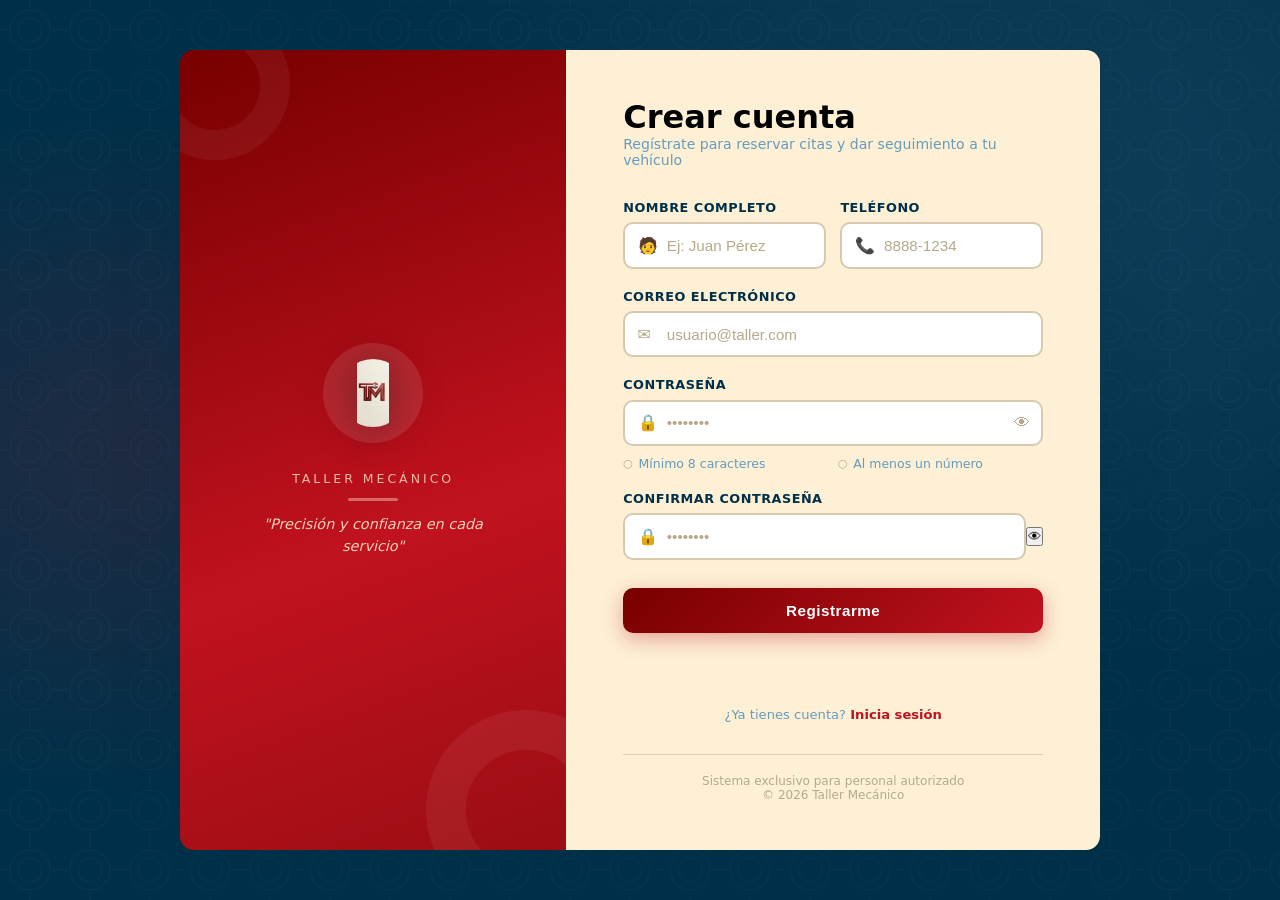
<file: registro.html>
<!DOCTYPE html>
<html lang="es">
<head>
  <meta charset="UTF-8" />
  <meta name="viewport" content="width=device-width, initial-scale=1.0" />
  <meta name="description" content="Crear cuenta — Taller Mecánico" />
  <title>Taller Mecánico — Crear cuenta</title>
  <link rel="stylesheet" href="CSS/style.css" />
</head>
<body>

  <div class="contenedor-login">

    <!-- Panel izquierdo: identidad de marca (igual que login.html) -->
    <aside class="panel-marca">
      <div class="logo-contenedor">
        <img
          src="IMG/logo.png"
          alt="Logo Taller Mecánico"
          onerror="this.style.display='none'; document.querySelector('.logo-texto').style.display='block';"
        />
      </div>

      <div class="logo-texto" style="display:none;">TM</div>

      <div>
        <div class="logo-subtitulo">Taller Mecánico</div>
        <div class="divisor-marca" style="margin:0.8rem auto;"></div>
        <p class="eslogan">"Precisión y confianza en cada servicio"</p>
      </div>
    </aside>

    <!-- Formulario de registro -->
    <main class="panel-formulario">
      <div class="tarjeta-login tarjeta-registro" role="main">

        <div class="encabezado-form">
          <h1>Crear cuenta</h1>
          <p>Regístrate para reservar citas y dar seguimiento a tu vehículo</p>
        </div>

        <!-- Formulario de registro -->
        <form id="formulario-registro" novalidate>

          <!-- Nombre + Teléfono en la misma fila -->
          <div class="fila-campos">
            <div class="grupo-campo">
              <label for="nombre">Nombre completo</label>
              <div class="envoltorio-input">
                <span class="icono-campo" aria-hidden="true">🧑</span>
                <input
                  type="text"
                  id="nombre"
                  name="nombre"
                  placeholder="Ej: Juan Pérez"
                  autocomplete="name"
                  required
                  minlength="3"
                />
              </div>
            </div>

            <div class="grupo-campo">
              <label for="telefono">Teléfono</label>
              <div class="envoltorio-input">
                <span class="icono-campo" aria-hidden="true">📞</span>
                <input
                  type="tel"
                  id="telefono"
                  name="telefono"
                  placeholder="8888-1234"
                  autocomplete="tel"
                  required
                  pattern="[0-9\-\s]{8,}"
                />
              </div>
            </div>
          </div>

          <!-- Correo electrónico -->
          <div class="grupo-campo">
            <label for="email">Correo electrónico</label>
            <div class="envoltorio-input">
              <span class="icono-campo" aria-hidden="true">✉</span>
              <input
                type="email"
                id="email"
                name="email"
                placeholder="usuario@taller.com"
                autocomplete="email"
                required
              />
            </div>
          </div>

          <!-- Contraseña -->
          <div class="grupo-campo">
            <label for="password">Contraseña</label>
            <div class="envoltorio-input">
              <span class="icono-campo" aria-hidden="true">🔒</span>
              <input
                type="password"
                id="password"
                name="password"
                placeholder="••••••••"
                autocomplete="new-password"
                required
                minlength="8"
              />
              <button
                type="button"
                id="toggle-password"
                aria-label="Mostrar u ocultar contraseña"
                title="Mostrar contraseña"
              >👁</button>
            </div>
            <ul class="requisitos-password" id="requisitos-password">
              <li id="req-longitud">Mínimo 8 caracteres</li>
              <li id="req-numero">Al menos un número</li>
            </ul>
          </div>

          <!-- Confirmar contraseña -->
          <div class="grupo-campo">
            <label for="confirmar-password">Confirmar contraseña</label>
            <div class="envoltorio-input">
              <span class="icono-campo" aria-hidden="true">🔒</span>
              <input
                type="password"
                id="confirmar-password"
                name="confirmar-password"
                placeholder="••••••••"
                autocomplete="new-password"
                required
              />
              <button
                type="button"
                id="toggle-confirmar-password"
                aria-label="Mostrar u ocultar contraseña"
                title="Mostrar contraseña"
              >👁</button>
            </div>
          </div>

          <button type="submit" id="btn-registro" class="btn-principal">
            Registrarme
          </button>

          <div id="mensaje" class="mensaje" role="alert" aria-live="polite"></div>

          <p class="enlace-ayuda">
            ¿Ya tienes cuenta?
            <a href="login.html">Inicia sesión</a>
          </p>

        </form>

        <div class="pie-login">
          Sistema exclusivo para personal autorizado<br>
          &copy; <span id="anio"></span> Taller Mecánico
        </div>

      </div>
    </main>

  </div>

  <script src="JS/db.js"></script>
  <script src="JS/registro.js"></script>
  <script>
    document.getElementById("anio").textContent = new Date().getFullYear();
  </script>

</body>
</html>
</file>
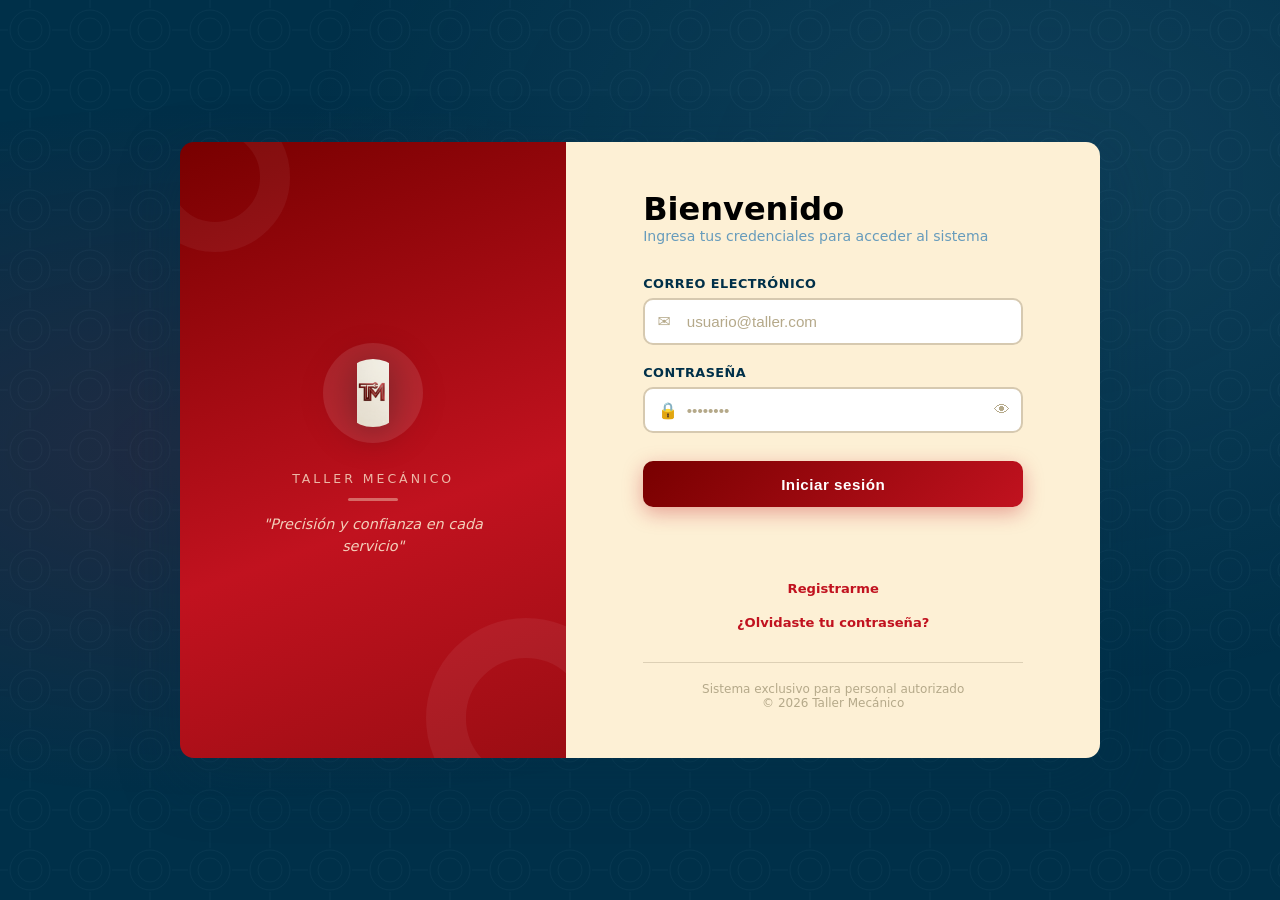
<file: reservar-cita.html>
<!DOCTYPE html>
<html lang="es">
<head>
    <meta charset="UTF-8">
    <meta name="viewport" content="width=device-width, initial-scale=1.0">
    <title>Reservar cita — Taller Mecánico</title>
    <link rel="stylesheet" href="CSS/panel.css">
    <link rel="stylesheet" href="CSS/reservar-cita.css">
    <link rel="stylesheet" href="https://cdnjs.cloudflare.com/ajax/libs/font-awesome/6.5.1/css/all.min.css">
</head>
<body>

<header class="header">
    <nav class="navbar">
        <a href="index.html" class="logo">
            <i class="fa-solid fa-screwdriver-wrench"></i>
            <span>Taller Mecánico</span>
        </a>

        <ul class="nav-links">
            <li><a href="index.html#inicio">Inicio</a></li>
            <li><a href="index.html#servicios">Servicios</a></li>
            <li><a href="index.html#nosotros">Nosotros</a></li>
            <li><a href="index.html#reservar">Reservar cita</a></li>
            <li><a href="index.html#contacto">Contacto</a></li>
        </ul>

        <div class="login-container oculto">
            <a href="login.html" class="btn-login">
                <i class="fa-solid fa-user"></i>
                Iniciar sesión
            </a>
        </div>

        <div class="perfil-container">
            <button class="perfil-btn">
                <i class="fa-solid fa-circle-user"></i>
                <span id="nombre-usuario">Usuario</span>
                <i class="fa-solid fa-chevron-down"></i>
            </button>
            <div class="dropdown">
                <a href="perfil.html">
                    <i class="fa-solid fa-user"></i>
                    Mi perfil
                </a>
                <a href="mis-vehiculos.html">
                    <i class="fa-solid fa-car"></i>
                    Mis vehículos
                </a>
                <a href="historial.html">
                    <i class="fa-solid fa-clock-rotate-left"></i>
                    Historial de citas
                </a>
                <a href="#" id="cerrarSesion">
                    <i class="fa-solid fa-right-from-bracket"></i>
                    Cerrar sesión
                </a>
            </div>
        </div>

        <button class="menu-btn">
            <i class="fa-solid fa-bars"></i>
        </button>
    </nav>
</header>

<main class="contenido-panel contenido-reserva">

    <div class="encabezado-seccion">
        <span class="eyebrow">Agenda</span>
        <h1>Reservar cita</h1>
        <p>Elige tu vehículo, el servicio y el horario que prefieras.</p>
    </div>

    <!-- ── Indicador de pasos ─────────────────────────────────────── -->
    <ol class="pasos" id="pasos">
        <li class="paso activo" data-paso="1">
            <span class="paso-numero">1</span>
            <span class="paso-nombre">Vehículo</span>
        </li>
        <li class="paso" data-paso="2">
            <span class="paso-numero">2</span>
            <span class="paso-nombre">Servicio</span>
        </li>
        <li class="paso" data-paso="3">
            <span class="paso-numero">3</span>
            <span class="paso-nombre">Fecha y hora</span>
        </li>
        <li class="paso" data-paso="4">
            <span class="paso-numero">4</span>
            <span class="paso-nombre">Confirmar</span>
        </li>
    </ol>

    <!-- ── Estado vacío: sin vehículos ───────────────────────────── -->
    <div id="estado-sin-vehiculos" class="estado-vacio" hidden>
        <strong>Todavía no tienes vehículos registrados</strong>
        Necesitas agregar al menos un vehículo antes de reservar una cita.
        <div style="margin-top:16px;">
            <a href="mis-vehiculos.html" class="btn btn-primario">
                <i class="fa-solid fa-plus"></i> Agregar vehículo
            </a>
        </div>
    </div>

    <!-- ── Contenedor del formulario por pasos ───────────────────── -->
    <form id="formulario-reserva" hidden>

        <!-- PASO 1: Vehículo -->
        <section class="panel-paso ficha activo" data-panel="1">
            <h2 class="panel-titulo">Selecciona tu vehículo</h2>
            <div id="grid-vehiculos" class="grid-seleccion grid-vehiculos-reserva"></div>
        </section>

        <!-- PASO 2: Servicio -->
        <section class="panel-paso ficha" data-panel="2">
            <h2 class="panel-titulo">Selecciona el servicio</h2>
            <div id="grid-servicios" class="grid-seleccion grid-servicios-reserva"></div>
        </section>

        <!-- PASO 3: Fecha y hora -->
        <section class="panel-paso ficha" data-panel="3">
            <h2 class="panel-titulo">Elige fecha y hora</h2>

            <div class="campo campo-fecha">
                <label for="campo-fecha">Fecha</label>
                <input type="date" id="campo-fecha" required>
                <p class="ayuda-campo">Atendemos de lunes a viernes, 8:00 a.m. – 6:00 p.m.</p>
            </div>

            <div id="contenedor-horarios" class="contenedor-horarios" hidden>
                <label class="label-horarios">Horarios disponibles</label>
                <div id="grid-horarios" class="grid-horarios"></div>
                <p id="mensaje-horarios" class="ayuda-campo"></p>
            </div>
        </section>

        <!-- PASO 4: Confirmar -->
        <section class="panel-paso ficha" data-panel="4">
            <h2 class="panel-titulo">Confirma tu cita</h2>

            <div class="resumen-reserva" id="resumen-reserva"></div>

            <div class="campo">
                <label for="campo-notas">Notas para el taller (opcional)</label>
                <textarea id="campo-notas" rows="3" placeholder="Ej. ruido al frenar, aceite sintético, etc."></textarea>
            </div>

            <p class="mensaje-form" id="mensaje-form"></p>
        </section>

        <!-- ── Navegación entre pasos ────────────────────────────── -->
        <div class="acciones-wizard">
            <button type="button" class="btn btn-fantasma" id="btn-atras" hidden>
                <i class="fa-solid fa-arrow-left"></i> Atrás
            </button>
            <button type="button" class="btn btn-primario" id="btn-siguiente">
                Siguiente <i class="fa-solid fa-arrow-right"></i>
            </button>
            <button type="submit" class="btn btn-primario" id="btn-confirmar" hidden>
                <i class="fa-solid fa-check"></i> Confirmar cita
            </button>
        </div>
    </form>

    <!-- ── Pantalla de éxito ──────────────────────────────────────── -->
    <div id="pantalla-exito" class="ficha pantalla-exito" hidden>
        <i class="fa-solid fa-circle-check"></i>
        <h2>¡Cita reservada!</h2>
        <p id="texto-exito">Te esperamos en el taller.</p>
        <div class="acciones-modal" style="justify-content:center;">
            <a href="perfil.html" class="btn btn-fantasma">Ir a mi perfil</a>
            <a href="reservar-cita.html" class="btn btn-primario">Reservar otra cita</a>
        </div>
    </div>

</main>

<div class="mensaje-flotante" id="mensaje"></div>

<script src="JS/db.js"></script>
<script src="JS/auth.js"></script>
<script src="JS/header-comun.js"></script>
<script src="JS/reservar-cita.js"></script>
</body>
</html>
</file>
<file: CSS/index.css>
/*=========================================
=               VARIABLES
=========================================*/

:root{

    --rojo-oscuro:#780000;
    --rojo:#C1121F;

    --azul:#003049;
    --azul-claro:#669BBC;

    --crema:#FDF0D5;

    --blanco:#ffffff;

    --gris:#f8f9fa;

    --texto:#1a1a1a;

    --sombra:0 15px 40px rgba(0,0,0,.12);

    --radio:15px;

    --transicion:.35s ease;

}
*{

    margin:0;

    padding:0;

    box-sizing:border-box;

}

html{

    scroll-behavior:smooth;

}

body{

    font-family:'Poppins',sans-serif;

    color:var(--texto);

    background:var(--blanco);

    overflow-x:hidden;

    line-height:1.6;

}

img{

    width:100%;

    display:block;

}

a{

    text-decoration:none;

}

ul{

    list-style:none;

}
.header{

    position:fixed;

    width:100%;

    top:0;

    left:0;

    z-index:999;

    transition:.4s;

}

.header.scroll{

    background:rgba(255,255,255,.98);

    box-shadow:0 8px 25px rgba(0,0,0,.08);

}
.navbar{

    width:min(1300px,92%);

    margin:auto;

    height:90px;

    display:flex;

    align-items:center;

    justify-content:space-between;

}
.logo{

    display:flex;

    align-items:center;

    gap:12px;

    color:white;

    font-size:1.5rem;

    font-weight:700;

}

.header.scroll .logo{

    color:var(--azul);

}

.logo i{

    font-size:2rem;

    color:var(--rojo);

}
.header{

    position:fixed;

    width:100%;

    top:0;

    left:0;

    z-index:999;

    transition:.4s;

}

.header.scroll{

    background:rgba(255,255,255,.98);

    box-shadow:0 8px 25px rgba(0,0,0,.08);

}
.navbar{

    width:min(1300px,92%);

    margin:auto;

    height:90px;

    display:flex;

    align-items:center;

    justify-content:space-between;

}
.logo{

    display:flex;

    align-items:center;

    gap:12px;

    color:white;

    font-size:1.5rem;

    font-weight:700;

}

.header.scroll .logo{

    color:var(--azul);

}

.logo i{

    font-size:2rem;

    color:var(--rojo);

}
.nav-links{

    display:flex;

    gap:35px;

}

.nav-links a{

    color:white;

    font-weight:500;

    position:relative;

    transition:.3s;

}
.nav-links a::after{

    content:"";

    position:absolute;

    left:0;

    bottom:-8px;

    width:0;

    height:3px;

    background:var(--rojo);

    transition:.3s;

}

.nav-links a:hover::after{

    width:100%;

}
.header.scroll .nav-links a{

    color:var(--azul);

}
.btn-login{

    background:var(--rojo);

    color:white;

    padding:12px 25px;

    border-radius:40px;

    font-weight:600;

    transition:.35s;

}

.btn-login:hover{

    background:var(--rojo-oscuro);

}
.hero{

    position:relative;

    min-height:100vh;

    display:flex;

    align-items:center;

    background:url("../IMG/hero.jpg") center center/cover;

}
.overlay{

    position:absolute;

    inset:0;

    background:rgba(0,0,0,.55);

}
.hero-contenido{

    position:relative;

    z-index:5;

    width:min(1200px,90%);

    margin:auto;

    color:white;

    max-width:700px;

}
.subtitulo{

    color:var(--crema);

    font-weight:600;

    letter-spacing:2px;

    text-transform:uppercase;

}
.hero h1{

    font-size:4rem;

    margin:20px 0;

    line-height:1.2;

}
.hero p{

    font-size:1.1rem;

    opacity:.9;

    margin-bottom:40px;

}
.hero-botones{

    display:flex;

    gap:20px;

    margin-bottom:60px;

}
/*=========================================
=           TITULOS
=========================================*/

.titulo-seccion{

    width:min(1200px,90%);
    margin:0 auto 60px;
    text-align:center;

}

.titulo-seccion span{

    color:var(--rojo);
    font-weight:600;
    text-transform:uppercase;
    letter-spacing:2px;

}

.titulo-seccion h2{

    font-size:2.5rem;
    color:var(--azul);
    margin:15px 0;

}

.titulo-seccion p{

    max-width:700px;
    margin:auto;
    color:#666;

}
/*=========================================
=           SERVICIOS
=========================================*/

.servicios{

    padding:100px 0;
    background:var(--gris);

}

.contenedor-servicios{

    width:min(1200px,90%);
    margin:auto;

    display:grid;
    grid-template-columns:repeat(auto-fit,minmax(300px,1fr));
    gap:30px;

}

.card-servicio{

    background:white;
    padding:40px 30px;
    border-radius:var(--radio);
    box-shadow:var(--sombra);
    text-align:center;

    transition:var(--transicion);

}

.card-servicio:hover{

    transform:translateY(-10px);

}

.card-servicio i{

    font-size:3rem;
    color:var(--rojo);
    margin-bottom:25px;

}

.card-servicio h3{

    color:var(--azul);
    margin-bottom:15px;

}

.card-servicio p{

    color:#666;

}
/*=========================================
=           BENEFICIOS
=========================================*/

.beneficios{

    padding:100px 0;

}

.contenedor-beneficios{

    width:min(1200px,90%);
    margin:auto;

    display:grid;
    grid-template-columns:repeat(auto-fit,minmax(250px,1fr));
    gap:25px;

}

.beneficio{

    padding:35px;
    text-align:center;
    border-radius:var(--radio);
    background:white;
    box-shadow:var(--sombra);

}

.beneficio i{

    font-size:2.5rem;
    color:var(--rojo);
    margin-bottom:20px;

}

.beneficio h3{

    color:var(--azul);

}
/*=========================================
=           PROCESO
=========================================*/

.proceso{

    padding:100px 0;
    background:var(--gris);

}

.linea-tiempo{

    width:min(1200px,90%);
    margin:auto;

    display:grid;
    grid-template-columns:repeat(auto-fit,minmax(250px,1fr));

    gap:30px;

}

.paso{

    text-align:center;

}

.numero{

    width:80px;
    height:80px;

    margin:auto;

    border-radius:50%;

    background:var(--rojo);

    color:white;

    display:flex;
    justify-content:center;
    align-items:center;

    font-size:2rem;
    font-weight:bold;

    margin-bottom:20px;

}

.paso h3{

    color:var(--azul);
    margin-bottom:15px;

}

.paso p{

    color:#666;

}
/*=========================================
=           CTA
=========================================*/

.cta{

    padding:120px 0;

    background:linear-gradient(135deg,var(--rojo),var(--rojo-oscuro));

    color:white;

    text-align:center;

}

.cta h2{

    font-size:2.8rem;

    margin-bottom:20px;

}

.cta p{

    margin-bottom:40px;

    font-size:1.1rem;

}
/*=========================================
=           NOSOTROS
=========================================*/

.nosotros{

    width:min(1200px,90%);
    margin:120px auto;

    display:grid;
    grid-template-columns:1fr 1fr;

    gap:60px;

    align-items:center;

}

.nosotros img{

    border-radius:20px;

    box-shadow:var(--sombra);

}

.nosotros span{

    color:var(--rojo);

    font-weight:600;

}

.nosotros h2{

    color:var(--azul);

    font-size:2.5rem;

    margin:20px 0;

}

.nosotros p{

    color:#666;

    margin-bottom:20px;

}

.nosotros-info{

    display:flex;

    gap:50px;

    margin-top:30px;

}

.nosotros-info h3{

    color:var(--rojo);

    font-size:2rem;

}
/*=========================================
=           TESTIMONIOS
=========================================*/

.testimonios{

    background:var(--gris);

    padding:100px 0;

}

.contenedor-testimonios{

    width:min(1200px,90%);
    margin:auto;

    display:grid;

    grid-template-columns:repeat(auto-fit,minmax(320px,1fr));

    gap:30px;

}

.testimonio{

    background:white;

    padding:35px;

    border-radius:var(--radio);

    box-shadow:var(--sombra);

}

.estrellas{

    color:#ffc107;

    margin-bottom:20px;

}

.testimonio h4{

    margin-top:20px;

    color:var(--azul);

}
/*=========================================
=           CONTACTO
=========================================*/

.contacto{

    padding:100px 0;

}

.info-contacto{

    width:min(700px,90%);

    margin:auto;

}

.info-contacto>div{

    display:flex;

    gap:25px;

    margin-bottom:35px;

}

.info-contacto i{

    font-size:2rem;

    color:var(--rojo);

}
/*=========================================
=           FOOTER
=========================================*/

.footer{

    background:var(--azul);

    color:white;

    margin-top:80px;

}

.footer-contenido{

    width:min(1200px,90%);
    margin:auto;

    padding:70px 0;

    display:grid;

    grid-template-columns:2fr 1fr 1fr;

    gap:60px;

}

.footer a{

    color:white;

    display:block;

    margin:12px 0;

}

.footer-copy{

    text-align:center;

    border-top:1px solid rgba(255,255,255,.15);

    padding:25px;

}
/*=========================================
=           RESPONSIVE
=========================================*/

@media(max-width:900px){

    .hero h1{

        font-size:2.8rem;

    }

    .navbar{

        height:80px;

    }

    .nav-links{

        display:none;

    }

    .nosotros{

        grid-template-columns:1fr;

    }

    .footer-contenido{

        grid-template-columns:1fr;

        text-align:center;

    }

    .nosotros-info{

        justify-content:center;

    }

}

@media(max-width:600px){

    .hero{

        text-align:center;

    }

    .hero-botones{

        flex-direction:column;

    }

    .hero-info{

        flex-direction:column;

        gap:25px;

    }

    .titulo-seccion h2{

        font-size:2rem;

    }

    .cta h2{

        font-size:2rem;

    }

}

/*=========================================
=           PERFIL USUARIO
=========================================*/

.oculto{

    display:none !important;

}


.perfil-container{

    position:relative;

    display:flex;

    align-items:center;

}


.perfil-btn{

    display:flex;

    align-items:center;

    gap:10px;

    padding:10px 18px;

    border:none;

    border-radius:40px;

    background:rgba(255,255,255,.15);

    color:white;

    font-family:'Poppins',sans-serif;

    font-size:.95rem;

    font-weight:600;

    cursor:pointer;

    transition:.35s ease;

}


.header.scroll .perfil-btn{

    background:white;

    color:var(--azul);

    box-shadow:0 8px 20px rgba(0,0,0,.08);

}


.perfil-btn:hover{

    transform:translateY(-2px);

}


.perfil-btn .fa-circle-user{

    color:var(--rojo);

    font-size:1.3rem;

}


.dropdown{

    position:absolute;

    right:0;

    top:calc(100% + 12px);

    width:240px;

    background:white;

    border-radius:15px;

    box-shadow:var(--sombra);

    overflow:hidden;

    display:flex;

    flex-direction:column;

    opacity:0;

    visibility:hidden;

    transform:translateY(10px);

    transition:.3s ease;

    z-index:1000;

}


.dropdown.mostrar{

    opacity:1;

    visibility:visible;

    transform:translateY(0);

}


.dropdown a{

    display:flex;

    align-items:center;

    gap:14px;

    padding:14px 20px;

    color:var(--texto);

    font-size:.95rem;

    font-weight:500;

    transition:.3s ease;

}


.dropdown a i{

    color:var(--rojo);

    width:20px;

    text-align:center;

}


.dropdown a:hover{

    background:var(--gris);

    color:var(--rojo);

}


#cerrarSesion{

    border-top:1px solid #eee;

    color:var(--rojo);

    font-weight:600;

}


/*=========================================
=           MENU HAMBURGUESA
=========================================*/

.menu-btn{

    display:none;

    background:none;

    border:none;

    color:white;

    font-size:1.8rem;

    cursor:pointer;

}


.header.scroll .menu-btn{

    color:var(--azul);

}


/*=========================================
=           RESPONSIVE NAVBAR
=========================================*/

@media(max-width:900px){

    .navbar{

        gap:18px;

    }


    .perfil-container{

        margin-left:auto;

    }


    .perfil-btn{

        padding:8px 14px;

        gap:8px;

    }


    .menu-btn{

        display:block;

        margin-left:8px;

        flex-shrink:0;

    }

}


@media(max-width:600px){

    .perfil-btn span{

        max-width:80px;

        overflow:hidden;

        text-overflow:ellipsis;

        white-space:nowrap;

    }


    .perfil-btn{

        padding:8px 12px;

    }


    .menu-btn{

        font-size:1.6rem;

    }

}

/*=========================================
=           BOTON PRINCIPAL CTA
=========================================*/

.btn-principal{

    display:inline-flex;

    align-items:center;

    justify-content:center;

    gap:12px;

    padding:15px 35px;

    background:white;

    color:var(--rojo);

    border-radius:50px;

    font-size:1.05rem;

    font-weight:700;

    transition:.35s ease;

    box-shadow:0 12px 30px rgba(0,0,0,.18);

}


.btn-principal i{

    font-size:1.2rem;

}


.btn-principal:hover{

    background:var(--azul);

    color:white;

    transform:translateY(-5px);

    box-shadow:0 18px 35px rgba(0,0,0,.25);
}

/*=========================================
=           AJUSTE PERFIL HEADER
=========================================*/

.perfil-container {

    flex-shrink:0;

}


.login-container {

    flex-shrink:0;

}


/* Separación cuando todavía existe navbar completo */

@media (max-width:1100px) and (min-width:901px){

    .nav-links{

        gap:22px;

    }


    .perfil-container{

        margin-left:20px;

    }


    .login-container{

        margin-left:20px;

    }

}


/*=========================================
=           HEADER TABLET
=========================================*/

@media(max-width:900px){

    .navbar{

        gap:18px;

    }


    .perfil-container{

        margin-left:auto;

    }


    .menu-btn{

        margin-left:15px;

        flex-shrink:0;

    }

}


/*=========================================
=           HEADER MOVIL
=========================================*/

@media(max-width:600px){

    .perfil-btn span{

        max-width:80px;

        overflow:hidden;

        text-overflow:ellipsis;

        white-space:nowrap;

    }


    .perfil-btn{

        padding:8px 12px;

    }

}
</file>
<file: CSS/panel.css>
:root {
  --rojo-oscuro:#780000;
  --rojo:#C1121F;

  --azul:#003049;
  --azul-claro:#669BBC;

  --crema:#FDF0D5;

  --blanco:#ffffff;

  --gris:#f8f9fa;

  --texto:#1a1a1a;

  --sombra:0 15px 40px rgba(0,0,0,.12);

  --radio:15px;

  --transicion:.35s ease;

  /* Alias internos del panel, mapeados a la paleta de arriba */
  --bg:           var(--gris);
  --bg-elevado:   var(--azul);
  --tarjeta:      var(--blanco);
  --borde:        rgba(0,48,73,0.1);
  --texto-dim:    #667081;
  --acento:       var(--rojo);
  --acento-oscuro:var(--rojo-oscuro);
  --peligro:      var(--rojo-oscuro);
  --exito:        #2F8F4E;
  --info:         var(--azul-claro);
  --fuente-display: 'Poppins', sans-serif;
  --fuente-cuerpo:  'Poppins', sans-serif;
}

* { box-sizing: border-box; }

body {
  margin: 0;
  background: var(--bg);
  color: var(--texto);
  font-family: var(--fuente-cuerpo);
  min-height: 100vh;
}

a { color: inherit; text-decoration: none; }

/* ── Header real del sitio (mismo markup que index.html) ───────── */

.header {
  position: sticky;
  top: 0;
  z-index: 50;
  background: var(--azul);
  border-bottom: 1px solid rgba(255,255,255,0.08);
  transition: box-shadow var(--transicion);
}
.header.scroll { box-shadow: var(--sombra); }

.navbar {
  max-width: 1200px;
  margin: 0 auto;
  display: flex;
  align-items: center;
  justify-content: space-between;
  gap: 20px;
  padding: 16px 32px;
}

.logo {
  display: flex;
  align-items: center;
  gap: 10px;
  font-family: var(--fuente-display);
  font-weight: 700;
  font-size: 1.15rem;
  color: var(--blanco);
  white-space: nowrap;
}
.logo i { color: var(--rojo); }

.nav-links {
  list-style: none;
  display: flex;
  align-items: center;
  gap: 4px;
  margin: 0;
  padding: 0;
  flex-wrap: wrap;
}

.nav-links a {
  display: block;
  padding: 8px 14px;
  border-radius: 999px;
  font-size: 0.9rem;
  font-weight: 500;
  color: rgba(255,255,255,0.85);
  transition: background var(--transicion), color var(--transicion);
}
.nav-links a:hover { color: var(--blanco); background: rgba(255,255,255,0.1); }

.login-container.oculto,
.perfil-container.oculto { display: none; }

.btn-login {
  display: inline-flex;
  align-items: center;
  gap: 8px;
  background: var(--rojo);
  color: var(--blanco);
  padding: 10px 20px;
  border-radius: 999px;
  font-weight: 600;
  font-size: 0.9rem;
  transition: background var(--transicion);
}
.btn-login:hover { background: var(--rojo-oscuro); }

.perfil-container { position: relative; }

.perfil-btn {
  display: inline-flex;
  align-items: center;
  gap: 8px;
  background: rgba(255,255,255,0.08);
  border: 1px solid rgba(255,255,255,0.16);
  color: var(--blanco);
  padding: 8px 14px;
  border-radius: 999px;
  font-family: var(--fuente-cuerpo);
  font-size: 0.88rem;
  cursor: pointer;
  transition: border-color var(--transicion);
}
.perfil-btn:hover { border-color: var(--rojo); }
.perfil-btn .fa-chevron-down { font-size: 0.7rem; opacity: 0.7; }

.dropdown {
  position: absolute;
  right: 0;
  top: calc(100% + 10px);
  background: var(--blanco);
  border: 1px solid var(--borde);
  border-radius: var(--radio);
  min-width: 210px;
  padding: 6px;
  display: flex;
  flex-direction: column;
  gap: 2px;
  opacity: 0;
  pointer-events: none;
  transform: translateY(-6px);
  transition: opacity var(--transicion), transform var(--transicion);
  box-shadow: var(--sombra);
}
.dropdown.mostrar { opacity: 1; pointer-events: auto; transform: translateY(0); }

.dropdown a {
  padding: 10px 12px;
  border-radius: 9px;
  font-size: 0.88rem;
  display: flex;
  align-items: center;
  gap: 9px;
  color: var(--texto);
}
.dropdown a:hover { background: var(--gris); color: var(--rojo); }
.dropdown a i { width: 16px; text-align: center; color: var(--texto-dim); }
.dropdown a:hover i { color: var(--rojo); }

.menu-btn {
  display: none;
  background: transparent;
  border: none;
  color: var(--blanco);
  font-size: 1.2rem;
  cursor: pointer;
}

@media (max-width: 860px) {
  .navbar { padding: 14px 18px; flex-wrap: wrap; }
  .nav-links {
    order: 3;
    width: 100%;
    flex-direction: column;
    align-items: stretch;
    display: none;
    background: var(--azul);
    border-top: 1px solid rgba(255,255,255,0.1);
    padding-top: 10px;
    margin-top: 10px;
  }
  .nav-links.active { display: flex; }
  .nav-links a { padding: 10px 12px; }
  .menu-btn { display: block; }
}

/* ── Contenedor general ─────────────────────────────────────── */

.contenido-panel {
  max-width: 980px;
  margin: 0 auto;
  padding: 40px 24px 80px;
}

.encabezado-seccion {
  margin-bottom: 28px;
}

.eyebrow {
  font-family: var(--fuente-display);
  text-transform: uppercase;
  letter-spacing: 0.14em;
  font-size: 0.75rem;
  font-weight: 600;
  color: var(--rojo);
  display: block;
  margin-bottom: 6px;
}

.encabezado-seccion h1 {
  font-family: var(--fuente-display);
  font-weight: 700;
  font-size: 1.9rem;
  margin: 0;
  color: var(--azul);
}

.encabezado-seccion p {
  color: var(--texto-dim);
  margin: 6px 0 0;
  font-size: 0.94rem;
}

/* ── Tarjetas tipo "ficha" ──────────────────────────────────── */

.ficha {
  background: var(--tarjeta);
  border: 1px solid var(--borde);
  border-radius: var(--radio);
  box-shadow: var(--sombra);
  position: relative;
}

.ficha::before {
  content: "";
  position: absolute;
  top: 0; left: 22px;
  width: 2px; height: 100%;
  background: repeating-linear-gradient(
    to bottom, var(--borde) 0 6px, transparent 6px 12px
  );
  opacity: 0.9;
}

/* ── Botones ────────────────────────────────────────────────── */

.btn {
  font-family: var(--fuente-cuerpo);
  font-weight: 500;
  font-size: 0.88rem;
  border-radius: 999px;
  padding: 10px 18px;
  border: 1px solid transparent;
  cursor: pointer;
  transition: transform 0.1s, opacity var(--transicion), background var(--transicion);
}
.btn:active { transform: scale(0.97); }

.btn-primario {
  background: var(--rojo);
  color: var(--blanco);
  font-weight: 600;
}
.btn-primario:hover { background: var(--rojo-oscuro); }
.btn-primario:disabled { opacity: 0.5; cursor: not-allowed; }

.btn-fantasma {
  background: transparent;
  border-color: var(--borde);
  color: var(--texto);
}
.btn-fantasma:hover { border-color: var(--rojo); color: var(--rojo); }

.btn-peligro {
  background: transparent;
  border-color: rgba(120,0,0,0.3);
  color: var(--rojo-oscuro);
}
.btn-peligro:hover { background: rgba(120,0,0,0.08); }

.btn-icono {
  width: 34px; height: 34px;
  border-radius: 10px;
  display: inline-flex;
  align-items: center;
  justify-content: center;
  padding: 0;
}

/* ── Formularios ────────────────────────────────────────────── */

.campo {
  margin-bottom: 16px;
}

.campo label {
  display: block;
  font-size: 0.78rem;
  text-transform: uppercase;
  letter-spacing: 0.06em;
  color: var(--texto-dim);
  margin-bottom: 6px;
  font-weight: 500;
}

.campo input,
.campo select,
.campo textarea {
  width: 100%;
  background: var(--gris);
  border: 1px solid var(--borde);
  border-radius: 10px;
  padding: 11px 12px;
  color: var(--texto);
  font-family: var(--fuente-cuerpo);
  font-size: 0.92rem;
  outline: none;
  transition: border-color var(--transicion), box-shadow var(--transicion);
}

.campo input:focus,
.campo select:focus,
.campo textarea:focus {
  border-color: var(--rojo);
  box-shadow: 0 0 0 3px rgba(193,18,31,0.12);
  background: var(--blanco);
}

.fila-campos {
  display: grid;
  grid-template-columns: repeat(2, 1fr);
  gap: 0 16px;
}

/* ── Estados vacíos ─────────────────────────────────────────── */

.estado-vacio {
  text-align: center;
  padding: 60px 20px;
  color: var(--texto-dim);
  border: 1px dashed var(--borde);
  border-radius: var(--radio);
  background: var(--blanco);
}
.estado-vacio strong { color: var(--azul); display: block; margin-bottom: 6px; font-family: var(--fuente-display); }

/* ── Toast de mensaje ───────────────────────────────────────── */

.mensaje-flotante {
  position: fixed;
  bottom: 24px;
  left: 50%;
  transform: translateX(-50%) translateY(20px);
  background: var(--blanco);
  border: 1px solid var(--borde);
  border-left: 3px solid var(--rojo);
  padding: 12px 20px;
  border-radius: 10px;
  font-size: 0.88rem;
  color: var(--texto);
  opacity: 0;
  pointer-events: none;
  transition: opacity 0.2s, transform 0.2s;
  box-shadow: var(--sombra);
  z-index: 50;
  max-width: 90vw;
}
.mensaje-flotante.mostrar {
  opacity: 1;
  transform: translateX(-50%) translateY(0);
}
.mensaje-flotante.error { border-left-color: var(--rojo-oscuro); }
.mensaje-flotante.exito { border-left-color: var(--exito); }

/* ── Responsive ─────────────────────────────────────────────── */

@media (max-width: 640px) {
  .contenido-panel { padding: 28px 16px 60px; }
  .fila-campos { grid-template-columns: 1fr; }
}

/* Reduced motion */
@media (prefers-reduced-motion: reduce) {
  * { transition: none !important; }
}
</file>
<file: CSS/historial.css>
.encabezado-flex {
  display: flex;
  align-items: flex-end;
  justify-content: space-between;
  gap: 20px;
  flex-wrap: wrap;
}

.campo-filtro { margin-bottom: 0; min-width: 180px; }

.filtros-historial {
  display: flex;
  gap: 14px;
  flex-wrap: wrap;
}

.linea-historial {
  display: flex;
  flex-direction: column;
  gap: 14px;
}

.entrada-historial {
  padding: 20px 22px 20px 34px;
  display: grid;
  grid-template-columns: auto 1fr auto;
  gap: 18px;
  align-items: center;
}

.entrada-fecha {
  text-align: center;
  min-width: 58px;
  border-right: 1px dashed var(--borde);
  padding-right: 16px;
}

.entrada-fecha .dia {
  font-family: var(--fuente-display);
  font-size: 1.5rem;
  font-weight: 600;
  line-height: 1;
  display: block;
}

.entrada-fecha .mes-anio {
  font-size: 0.68rem;
  text-transform: uppercase;
  letter-spacing: 0.06em;
  color: var(--texto-dim);
}

.entrada-cuerpo h3 {
  margin: 0 0 4px;
  font-family: var(--fuente-display);
  font-size: 1.02rem;
}

.entrada-cuerpo .vehiculo-info {
  font-size: 0.8rem;
  color: var(--texto-dim);
  margin-bottom: 8px;
}

.entrada-cuerpo .resultado {
  font-size: 0.86rem;
  color: var(--texto);
  line-height: 1.45;
}

.entrada-lado {
  text-align: right;
  display: flex;
  flex-direction: column;
  align-items: flex-end;
  gap: 8px;
}

.badge-estado {
  font-size: 0.7rem;
  text-transform: uppercase;
  letter-spacing: 0.06em;
  padding: 4px 10px;
  border-radius: 999px;
  white-space: nowrap;
}

.badge-estado.completada { background: rgba(76,175,109,0.15); color: var(--exito); border: 1px solid rgba(76,175,109,0.35); }
.badge-estado.pendiente  { background: rgba(255,176,32,0.15); color: var(--acento); border: 1px solid rgba(255,176,32,0.35); }
.badge-estado.cancelada  { background: rgba(229,72,77,0.15); color: var(--peligro); border: 1px solid rgba(229,72,77,0.35); }
.badge-estado.confirmada { background: rgba(102,155,188,0.18); color: var(--azul); border: 1px solid rgba(102,155,188,0.4); }
.badge-estado.default    { background: rgba(0,0,0,0.05); color: var(--texto-dim); border: 1px solid var(--borde); }

@media (max-width: 640px) {
  .filtros-historial { width: 100%; }
  .campo-filtro { flex: 1; min-width: 140px; }
}

.tag-placa-mini {
  font-family: var(--fuente-display);
  font-size: 0.72rem;
  letter-spacing: 0.04em;
  color: var(--texto-dim);
}

/*=========================================
=       AJUSTE NAVBAR TABLET
=========================================*/

@media (max-width:1100px) and (min-width:901px){

    .nav-links{

        gap:20px;

    }


    .nav-links a{

        font-size:.9rem;

    }


    .perfil-btn{

        padding:8px 12px;

    }

}

/*=========================================
=       EVITAR SALTO DE LINKS NAVBAR
=========================================*/

.nav-links{

    flex-wrap:nowrap;

    white-space:nowrap;

}

@media (max-width: 640px) {
  .entrada-historial {
    grid-template-columns: auto 1fr;
    padding: 18px 18px 18px 26px;
  }
  .entrada-lado {
    grid-column: 1 / -1;
    flex-direction: row;
    justify-content: space-between;
    align-items: center;
    margin-top: 10px;
    padding-top: 10px;
    border-top: 1px dashed var(--borde);
  }
}
</file>
<file: CSS/style.css>
:root {
  --rojo-oscuro  : #780000;
  --rojo-vivo    : #C1121F;
  --crema        : #FDF0D5;
  --azul-marino  : #003049;
  --azul-medio   : #669BBC;

  --texto-claro  : #ffffff;
  --texto-oscuro : #1a1a2e;
  --sombra       : 0 20px 60px rgba(0, 48, 73, 0.35);
  --radio        : 14px;
  --transicion   : 0.25s ease;
}

*, *::before, *::after {
  margin      : 0;
  padding     : 0;
  box-sizing  : border-box;
}

body {
  font-family     : 'Segoe UI', system-ui, -apple-system, sans-serif;
  min-height      : 100vh;
  display         : flex;
  align-items     : center;
  justify-content : center;
  background      : var(--azul-marino);
  overflow        : hidden;
}

body::before {
  content    : "";
  position   : fixed;
  inset      : 0;
  background :
    radial-gradient(ellipse at 20% 50%, rgba(193,18,31,0.18) 0%, transparent 55%),
    radial-gradient(ellipse at 80% 20%, rgba(102,155,188,0.15) 0%, transparent 50%),
    url("data:image/svg+xml,%3Csvg width='60' height='60' viewBox='0 0 60 60' xmlns='http://www.w3.org/2000/svg'%3E%3Cg fill='none' stroke='rgba(102,155,188,0.07)' stroke-width='1'%3E%3Ccircle cx='30' cy='30' r='20'/%3E%3Ccircle cx='30' cy='30' r='12'/%3E%3Cline x1='30' y1='8' x2='30' y2='0'/%3E%3Cline x1='30' y1='60' x2='30' y2='52'/%3E%3Cline x1='8' y1='30' x2='0' y2='30'/%3E%3Cline x1='60' y1='30' x2='52' y2='30'/%3E%3C/g%3E%3C/svg%3E");
  z-index    : 0;
}

.contenedor-login {
  position        : relative;
  z-index         : 1;
  display         : flex;
  width           : min(920px, 95vw);
  min-height      : 540px;
  border-radius   : var(--radio);
  overflow        : hidden;
  box-shadow      : var(--sombra);
}

.panel-marca {
  flex            : 0 0 42%;
  background      : linear-gradient(160deg, var(--rojo-oscuro) 0%, var(--rojo-vivo) 60%, #9b0d13 100%);
  display         : flex;
  flex-direction  : column;
  align-items     : center;
  justify-content : center;
  padding         : 3rem 2rem;
  gap             : 1.5rem;
  position        : relative;
  overflow        : hidden;
}

.panel-marca::after {
  content          : "";
  position         : absolute;
  bottom           : -60px;
  right            : -60px;
  width            : 200px;
  height           : 200px;
  border           : 40px solid rgba(255,255,255,0.06);
  border-radius    : 50%;
}

.panel-marca::before {
  content          : "";
  position         : absolute;
  top              : -40px;
  left             : -40px;
  width            : 150px;
  height           : 150px;
  border           : 30px solid rgba(255,255,255,0.05);
  border-radius    : 50%;
}

.logo-contenedor img {
  width         : 100px;
  height        : 100px;
  object-fit    : contain;
  filter        : drop-shadow(0 4px 16px rgba(0,0,0,0.4));
  border-radius : 50%;
  background    : rgba(255,255,255,0.1);
  padding       : 1rem;
}

.logo-texto {
  color       : var(--crema);
  font-size   : 2.6rem;
  font-weight : 900;
  letter-spacing : -1px;
  line-height  : 1;
  text-align   : center;
}

.logo-subtitulo {
  color        : rgba(253,240,213,0.75);
  font-size    : 0.78rem;
  text-transform: uppercase;
  letter-spacing: 3px;
  text-align    : center;
  font-weight   : 500;
}

.divisor-marca {
  width      : 50px;
  height     : 3px;
  background : rgba(253,240,213,0.4);
  border-radius: 2px;
}

.eslogan {
  color       : rgba(253,240,213,0.85);
  font-size   : 0.9rem;
  text-align  : center;
  line-height : 1.5;
  font-style  : italic;
  max-width   : 220px;
}

.panel-formulario {
  flex            : 1;
  background      : var(--crema);
  display         : flex;
  align-items     : center;
  justify-content : center;
  padding         : 3rem 2.5rem;
}

.tarjeta-login {
  width      : 100%;
  max-width  : 380px;
  opacity    : 0;
  transform  : translateY(20px);
  transition : opacity 0.5s ease, transform 0.5s ease;
}

.tarjeta-login.visible {
  opacity   : 1;
  transform : translateY(0);
}

.tarjeta-login.exito-animacion {
  animation : pulso-exito 0.6s ease;
}

@keyframes pulso-exito {
  0%   { transform: scale(1); }
  50%  { transform: scale(1.015); }
  100% { transform: scale(1); }
}

 */
.encabezado-form h1 {
  font-size   : 1.7rem;
  font-weight : 800;
  color       : var(--azul-marino);
  margin-bottom: 0.3rem;
}

.encabezado-form p {
  color     : var(--azul-medio);
  font-size : 0.88rem;
  margin-bottom: 2rem;
}

.grupo-campo {
  margin-bottom : 1.25rem;
}

.grupo-campo label {
  display       : block;
  font-size     : 0.8rem;
  font-weight   : 600;
  color         : var(--azul-marino);
  text-transform: uppercase;
  letter-spacing: 0.5px;
  margin-bottom : 0.45rem;
}

.envoltorio-input {
  position : relative;
  display  : flex;
  align-items: center;
}

.envoltorio-input input {
  width         : 100%;
  padding       : 0.8rem 3rem 0.8rem 1rem;
  border        : 2px solid #d6c9b0;
  border-radius : 10px;
  font-size     : 0.95rem;
  color         : var(--texto-oscuro);
  background    : #fff;
  transition    : border-color var(--transicion), box-shadow var(--transicion);
  outline       : none;
}

.envoltorio-input input::placeholder {
  color : #b5a98a;
}

.envoltorio-input input:focus {
  border-color : var(--azul-medio);
  box-shadow   : 0 0 0 3px rgba(102,155,188,0.2);
}

.icono-campo {
  position    : absolute;
  left        : 0.9rem;
  font-size   : 1rem;
  pointer-events: none;
  color       : #b5a98a;
}

.envoltorio-input input {
  padding-left: 2.6rem;
}

#toggle-password {
  position   : absolute;
  right      : 0.8rem;
  background : none;
  border     : none;
  cursor     : pointer;
  font-size  : 1rem;
  color      : #b5a98a;
  transition : color var(--transicion);
  padding    : 0;
  line-height: 1;
}

#toggle-password:hover { color: var(--azul-marino); }

.btn-principal {
  width         : 100%;
  padding       : 0.9rem;
  margin-top    : 0.5rem;
  background    : linear-gradient(135deg, var(--rojo-oscuro), var(--rojo-vivo));
  color         : #fff;
  font-size     : 0.95rem;
  font-weight   : 700;
  letter-spacing: 0.5px;
  border        : none;
  border-radius : 10px;
  cursor        : pointer;
  transition    : transform var(--transicion), box-shadow var(--transicion), opacity var(--transicion);
  box-shadow    : 0 6px 20px rgba(193,18,31,0.35);
}

.btn-principal:hover:not(:disabled) {
  transform  : translateY(-2px);
  box-shadow : 0 10px 28px rgba(193,18,31,0.45);
}

.btn-principal:active:not(:disabled) {
  transform: translateY(0);
}

.btn-principal:disabled {
  opacity: 0.65;
  cursor : not-allowed;
}

.enlace-ayuda {
  text-align  : center;
  margin-top  : 1.2rem;
  font-size   : 0.82rem;
  color       : var(--azul-medio);
}

.enlace-ayuda a {
  color           : var(--rojo-vivo);
  text-decoration : none;
  font-weight     : 600;
  transition      : color var(--transicion);
}

.enlace-ayuda a:hover { color: var(--rojo-oscuro); }

.mensaje {
  margin-top    : 1rem;
  padding       : 0.7rem 1rem;
  border-radius : 8px;
  font-size     : 0.85rem;
  font-weight   : 500;
  min-height    : 2.4rem;
  text-align    : center;
  transition    : all 0.3s ease;
}

.mensaje.error {
  background : rgba(193,18,31,0.1);
  color      : var(--rojo-vivo);
  border     : 1px solid rgba(193,18,31,0.25);
}

.mensaje.exito {
  background : rgba(0,48,73,0.1);
  color      : var(--azul-marino);
  border     : 1px solid rgba(0,48,73,0.25);
}

@keyframes sacudir {
  0%, 100% { transform: translateX(0); }
  20%      { transform: translateX(-8px); }
  40%      { transform: translateX(8px); }
  60%      { transform: translateX(-5px); }
  80%      { transform: translateX(5px); }
}

.sacudir { animation: sacudir 0.5s ease; }

.pie-login {
  margin-top  : 2rem;
  padding-top : 1.2rem;
  border-top  : 1px solid #ddd0b5;
  text-align  : center;
  font-size   : 0.75rem;
  color       : #b5a98a;
}

@media (max-width: 680px) {
  .contenedor-login { flex-direction: column; }

  .panel-marca {
    flex       : none;
    padding    : 2rem;
    min-height : 180px;
    flex-direction: row;
    gap        : 1rem;
    justify-content: flex-start;
  }

  .logo-contenedor img { width: 60px; height: 60px; }
  .logo-texto          { font-size: 1.8rem; }
  .eslogan, .divisor-marca { display: none; }

  .panel-formulario { padding: 2rem 1.5rem; }
}

@media (prefers-reduced-motion: reduce) {
  *, *::before, *::after { transition: none !important; animation: none !important; }
}

.fila-campos {
  display : flex;
  gap     : 0.9rem;
}

.fila-campos .grupo-campo {
  flex : 1;
  min-width: 0; 
}


.requisitos-password {
  list-style : none;
  margin     : 0.6rem 0 0;
  padding    : 0;
  font-size  : 0.78rem;
  color      : var(--azul-medio);
  display    : grid;
  grid-template-columns: 1fr 1fr;
  gap        : 0.3rem 0.6rem;
}

.requisitos-password li {
  display     : flex;
  align-items : center;
  gap         : 0.35rem;
  transition  : color var(--transicion);
}

.requisitos-password li::before {
  content     : "○";
  font-size   : 0.7rem;
  color       : #b5a98a;
}

.requisitos-password li.cumplido {
  color : var(--azul-marino);
}

.requisitos-password li.cumplido::before {
  content : "✓";
  color   : var(--rojo-vivo);
}

.tarjeta-registro {
  max-width : 420px;
}

@media (max-width: 680px) {
  .fila-campos {
    flex-direction: column;
    gap: 0;
  }
}
</file>
<file: CSS/mis-vehiculos.css>
.encabezado-flex {
  display: flex;
  align-items: flex-end;
  justify-content: space-between;
  gap: 20px;
  flex-wrap: wrap;
}

.grid-vehiculos {
  display: grid;
  grid-template-columns: repeat(auto-fill, minmax(280px, 1fr));
  gap: 18px;
}


.tarjeta-vehiculo {
  padding: 20px 20px 20px 32px;
}

.tarjeta-vehiculo-cabecera {
  display: flex;
  justify-content: space-between;
  align-items: flex-start;
  margin-bottom: 14px;
}

.tarjeta-vehiculo-titulo h3 {
  margin: 0 0 4px;
  font-family: var(--fuente-display);
  font-weight: 600;
  font-size: 1.1rem;
  color: var(--azul);
}

.tarjeta-vehiculo-titulo span {
  font-size: 0.78rem;
  color: var(--texto-dim);
}

.tag-placa {
  font-family: var(--fuente-display);
  font-weight: 600;
  letter-spacing: 0.04em;
  font-size: 0.78rem;
  background: rgba(0,48,73,0.08);
  color: var(--azul);
  border: 1px solid rgba(0,48,73,0.18);
  padding: 4px 10px;
  border-radius: 6px;
  white-space: nowrap;
}

.tarjeta-vehiculo-datos {
  display: grid;
  grid-template-columns: 1fr 1fr;
  gap: 10px 14px;
  margin-bottom: 16px;
  padding-bottom: 16px;
  border-bottom: 1px dashed var(--borde);
}

.tarjeta-vehiculo-datos div {
  display: flex;
  flex-direction: column;
  gap: 2px;
  color: var(--texto);
}

.tarjeta-vehiculo-datos span.label {
  font-size: 0.68rem;
  text-transform: uppercase;
  letter-spacing: 0.06em;
  color: var(--texto-dim);
}

.tarjeta-vehiculo-acciones {
  display: flex;
  gap: 8px;
  justify-content: flex-end;
}

/* ── Modal ──────────────────────────────────────────────────── */

.fondo-modal{
    display:none;
    position: fixed;
    inset: 0;
    justify-content: center;
    align-items: center;
}

.modal {
  width: 100%;
  max-width: 460px;
  padding: 26px 28px 28px 40px;
  max-height: 90vh;
  overflow-y: auto;
}

.modal-cabecera {
  display: flex;
  align-items: center;
  justify-content: space-between;
  margin-bottom: 18px;
}

.modal-cabecera h2 {
  font-family: var(--fuente-display);
  font-weight: 700;
  font-size: 1.15rem;
  margin: 0;
  color: var(--azul);
}

.modal-confirmar {
  max-width: 400px;
  text-align: left;
}
.modal-confirmar h2 {
  font-family: var(--fuente-display);
  font-weight: 700;
  font-size: 1.1rem;
  display: flex;
  align-items: center;
  gap: 10px;
  color: var(--rojo-oscuro);
}
.modal-confirmar p {
  color: var(--texto-dim);
  font-size: 0.9rem;
  line-height: 1.5;
}
.modal-confirmar strong { color: var(--texto); }

.acciones-modal {
  display: flex;
  justify-content: flex-end;
  gap: 10px;
  margin-top: 20px;
}

.mensaje-form {
  font-size: 0.82rem;
  color: var(--rojo-oscuro);
  min-height: 18px;
  margin: 0;
}

/*=========================================
=       AJUSTE NAVBAR TABLET
=========================================*/

@media (max-width:1100px) and (min-width:901px){

    .nav-links{

        gap:20px;

    }


    .nav-links a{

        font-size:.9rem;

    }


    .perfil-btn{

        padding:8px 12px;

    }

}

/*=========================================
=       EVITAR SALTO DE LINKS NAVBAR
=========================================*/

.nav-links{

    flex-wrap:nowrap;

    white-space:nowrap;

}

@media (max-width: 640px) {
  .grid-vehiculos { grid-template-columns: 1fr; }
  .modal { padding: 22px 18px 22px 30px; }
}
</file>
<file: CSS/perfil.css>
.ficha-perfil {
  padding: 28px 28px 28px 40px;
}

.perfil-cabecera {
  display: flex;
  align-items: center;
  gap: 18px;
  padding-bottom: 22px;
  margin-bottom: 22px;
  border-bottom: 1px solid var(--borde);
}

.avatar {
  width: 58px;
  height: 58px;
  border-radius: 50%;
  background: linear-gradient(145deg, var(--acento), var(--acento-oscuro));
  color: #14161B;
  display: flex;
  align-items: center;
  justify-content: center;
  font-family: var(--fuente-display);
  font-weight: 700;
  font-size: 1.15rem;
  flex-shrink: 0;
}

.perfil-cabecera h2 {
  margin: 0 0 6px;
  font-family: var(--fuente-display);
  font-size: 1.2rem;
}

.rol-badge {
  display: inline-block;
  font-size: 0.72rem;
  text-transform: uppercase;
  letter-spacing: 0.08em;
  padding: 3px 10px;
  border-radius: 999px;
  background: rgba(255,176,32,0.14);
  color: var(--acento);
  border: 1px solid rgba(255,176,32,0.3);
}

.perfil-datos {
  display: grid;
  grid-template-columns: repeat(2, 1fr);
  gap: 18px;
}

.dato-label {
  display: block;
  font-size: 0.72rem;
  text-transform: uppercase;
  letter-spacing: 0.06em;
  color: var(--texto-dim);
  margin-bottom: 4px;
}

.dato-valor {
  font-size: 0.95rem;
}

.grid-accesos {
  display: grid;
  grid-template-columns: repeat(3, 1fr);
  gap: 16px;
}

.acceso-card {
  background: var(--tarjeta);
  border: 1px solid var(--borde);
  border-radius: var(--radio);
  padding: 22px;
  transition: border-color 0.15s, transform 0.15s;
}
.acceso-card:hover { border-color: var(--acento); transform: translateY(-2px); }

.acceso-card i {
  font-size: 1.3rem;
  color: var(--acento);
  margin-bottom: 12px;
  display: block;
}

.acceso-card h3 {
  font-family: var(--fuente-display);
  font-size: 1rem;
  margin: 0 0 6px;
}

.acceso-card p {
  color: var(--texto-dim);
  font-size: 0.85rem;
  margin: 0;
}

/*=========================================
=       AJUSTE NAVBAR TABLET
=========================================*/

@media (max-width:1100px) and (min-width:901px){

    .nav-links{

        gap:20px;

    }


    .nav-links a{

        font-size:.9rem;

    }


    .perfil-btn{

        padding:8px 12px;

    }

}

/*=========================================
=       EVITAR SALTO DE LINKS NAVBAR
=========================================*/

.nav-links{

    flex-wrap:nowrap;

    white-space:nowrap;

}

@media (max-width: 640px) {
  .ficha-perfil { padding: 22px 18px 22px 28px; }
  .perfil-datos { grid-template-columns: 1fr; }
  .grid-accesos { grid-template-columns: 1fr; }
}
</file>
<file: CSS/reservar-cita.css>
.contenido-reserva { max-width: 760px; }

/* ── Indicador de pasos ─────────────────────────────────────── */

.pasos {
  list-style: none;
  display: flex;
  align-items: center;
  margin: 0 0 28px;
  padding: 0;
}

.paso {
  display: flex;
  align-items: center;
  gap: 10px;
  flex: 1;
  position: relative;
}

.paso:not(:last-child)::after {
  content: "";
  flex: 1;
  height: 2px;
  background: var(--borde);
  margin: 0 10px;
}

.paso.completado:not(:last-child)::after { background: var(--acento); }

.paso-numero {
  width: 30px;
  height: 30px;
  flex-shrink: 0;
  border-radius: 50%;
  display: flex;
  align-items: center;
  justify-content: center;
  font-family: var(--fuente-display);
  font-weight: 600;
  font-size: 0.85rem;
  background: var(--tarjeta);
  border: 2px solid var(--borde);
  color: var(--texto-dim);
  transition: border-color var(--transicion), background var(--transicion), color var(--transicion);
}

.paso.activo .paso-numero {
  border-color: var(--acento);
  color: var(--acento);
}

.paso.completado .paso-numero {
  background: var(--acento);
  border-color: var(--acento);
  color: var(--blanco);
}

.paso-nombre {
  font-size: 0.82rem;
  font-weight: 500;
  color: var(--texto-dim);
  white-space: nowrap;
  display: none;
}

.paso.activo .paso-nombre { color: var(--azul); font-weight: 600; }

@media (min-width: 560px) {
  .paso-nombre { display: inline; }
}

/* ── Paneles de cada paso ───────────────────────────────────── */

.panel-paso {
  display: none;
  padding: 26px 26px 26px 38px;
  margin-bottom: 20px;
}

.panel-paso.activo { display: block; }

.panel-titulo {
  font-family: var(--fuente-display);
  font-size: 1.1rem;
  color: var(--azul);
  margin: 0 0 18px;
}

/* ── Grillas de selección (vehículo / servicio) ────────────── */

.grid-seleccion {
  display: grid;
  grid-template-columns: repeat(auto-fill, minmax(220px, 1fr));
  gap: 14px;
}

.tarjeta-seleccionable {
  text-align: left;
  cursor: pointer;
  background: var(--gris);
  border: 2px solid var(--borde);
  border-radius: 12px;
  padding: 16px 18px;
  font-family: var(--fuente-cuerpo);
  transition: border-color var(--transicion), background var(--transicion);
}

.tarjeta-seleccionable:hover { border-color: var(--azul-claro); }

.tarjeta-seleccionable.seleccionada {
  border-color: var(--acento);
  background: rgba(193,18,31,0.06);
}

.tarjeta-seleccionable-cabecera {
  display: flex;
  align-items: flex-start;
  justify-content: space-between;
  gap: 8px;
  margin-bottom: 6px;
}

.tarjeta-seleccionable h3 {
  margin: 0;
  font-family: var(--fuente-display);
  font-weight: 600;
  font-size: 1rem;
  color: var(--azul);
}

.tarjeta-seleccionable .check {
  width: 20px;
  height: 20px;
  border-radius: 50%;
  border: 2px solid var(--borde);
  flex-shrink: 0;
  display: flex;
  align-items: center;
  justify-content: center;
  font-size: 0.65rem;
  color: transparent;
  transition: border-color var(--transicion), background var(--transicion), color var(--transicion);
}

.tarjeta-seleccionable.seleccionada .check {
  border-color: var(--acento);
  background: var(--acento);
  color: var(--blanco);
}

.tarjeta-seleccionable p {
  margin: 0;
  font-size: 0.82rem;
  color: var(--texto-dim);
}

.tarjeta-seleccionable .meta {
  display: flex;
  gap: 10px;
  margin-top: 10px;
  font-size: 0.76rem;
  color: var(--texto-dim);
}

.tarjeta-seleccionable .meta span { display: flex; align-items: center; gap: 5px; }
.tarjeta-seleccionable .meta i { color: var(--acento); }

/* ── Paso fecha / hora ──────────────────────────────────────── */

.campo-fecha { max-width: 260px; }

.ayuda-campo {
  font-size: 0.78rem;
  color: var(--texto-dim);
  margin: 6px 0 0;
}

.contenedor-horarios { margin-top: 22px; }

.label-horarios {
  display: block;
  font-size: 0.78rem;
  text-transform: uppercase;
  letter-spacing: 0.06em;
  color: var(--texto-dim);
  margin-bottom: 10px;
  font-weight: 500;
}

.grid-horarios {
  display: grid;
  grid-template-columns: repeat(auto-fill, minmax(90px, 1fr));
  gap: 10px;
}

.btn-horario {
  padding: 10px 8px;
  border-radius: 10px;
  border: 1px solid var(--borde);
  background: var(--gris);
  color: var(--texto);
  font-family: var(--fuente-cuerpo);
  font-size: 0.86rem;
  cursor: pointer;
  transition: border-color var(--transicion), background var(--transicion), color var(--transicion);
}

.btn-horario:hover:not(:disabled) { border-color: var(--azul-claro); }

.btn-horario.seleccionado {
  background: var(--acento);
  border-color: var(--acento);
  color: var(--blanco);
  font-weight: 600;
}

.btn-horario:disabled {
  opacity: 0.4;
  cursor: not-allowed;
  text-decoration: line-through;
}

/* ── Resumen de confirmación ────────────────────────────────── */

.resumen-reserva {
  display: grid;
  grid-template-columns: 1fr 1fr;
  gap: 14px 18px;
  padding: 18px 20px;
  background: var(--gris);
  border: 1px dashed var(--borde);
  border-radius: 12px;
  margin-bottom: 20px;
}

.resumen-item {
  display: flex;
  flex-direction: column;
  gap: 3px;
}

.resumen-item .label {
  font-size: 0.68rem;
  text-transform: uppercase;
  letter-spacing: 0.06em;
  color: var(--texto-dim);
}

.resumen-item .valor {
  font-size: 0.92rem;
  font-weight: 600;
  color: var(--azul);
}

/* ── Navegación del wizard ──────────────────────────────────── */

.acciones-wizard {
  display: flex;
  justify-content: space-between;
  align-items: center;
  gap: 12px;
}

.acciones-wizard .btn-primario:last-child { margin-left: auto; }

/* ── Pantalla de éxito ───────────────────────────────────────── */

.pantalla-exito {
  text-align: center;
  padding: 50px 30px;
}

.pantalla-exito i {
  font-size: 3rem;
  color: var(--exito);
  margin-bottom: 14px;
}

.pantalla-exito h2 {
  font-family: var(--fuente-display);
  color: var(--azul);
  margin: 0 0 8px;
}

.pantalla-exito p {
  color: var(--texto-dim);
  margin: 0 0 6px;
}

.pantalla-exito .acciones-modal{

    margin-top:30px;

}

@media (max-width: 640px) {
  .panel-paso { padding: 22px 18px 22px 28px; }
  .resumen-reserva { grid-template-columns: 1fr; }
  .paso-nombre { font-size: 0.74rem; }
  .acciones-wizard { flex-wrap: wrap; }
}
</file>
